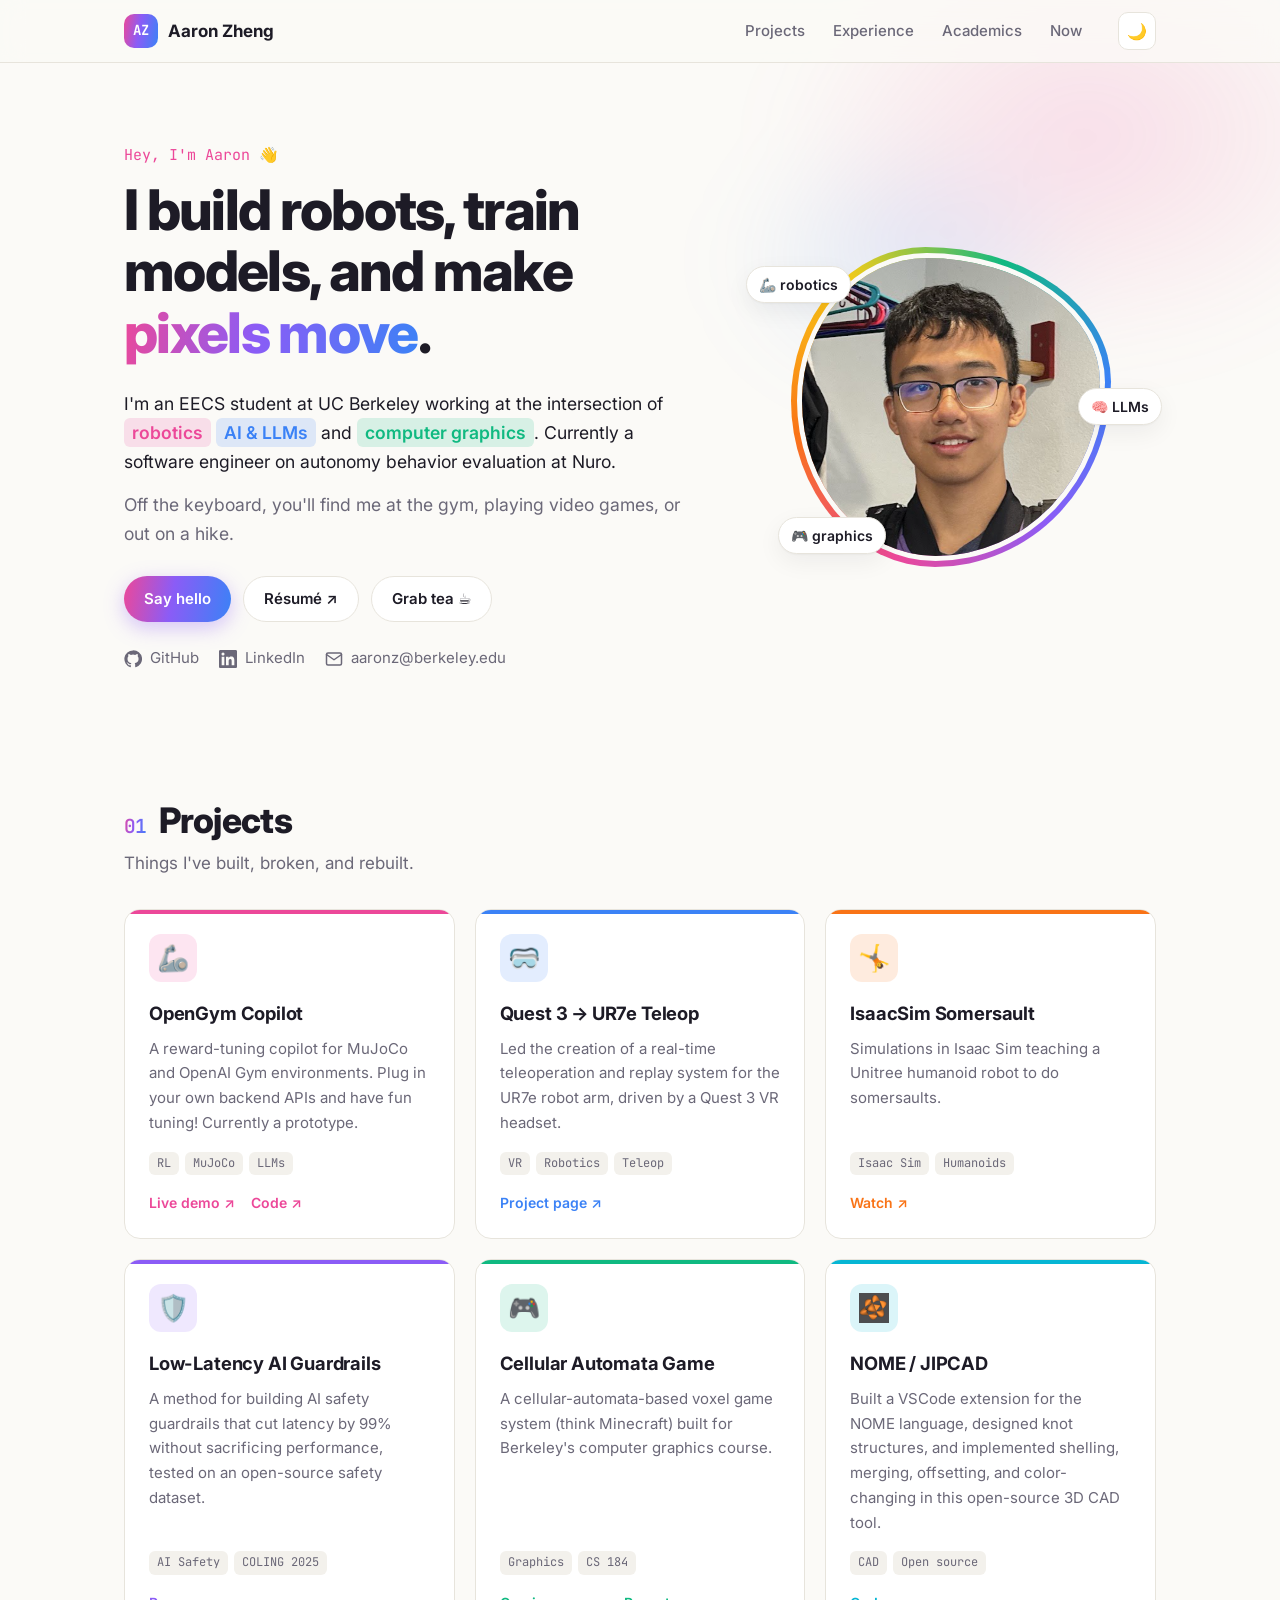
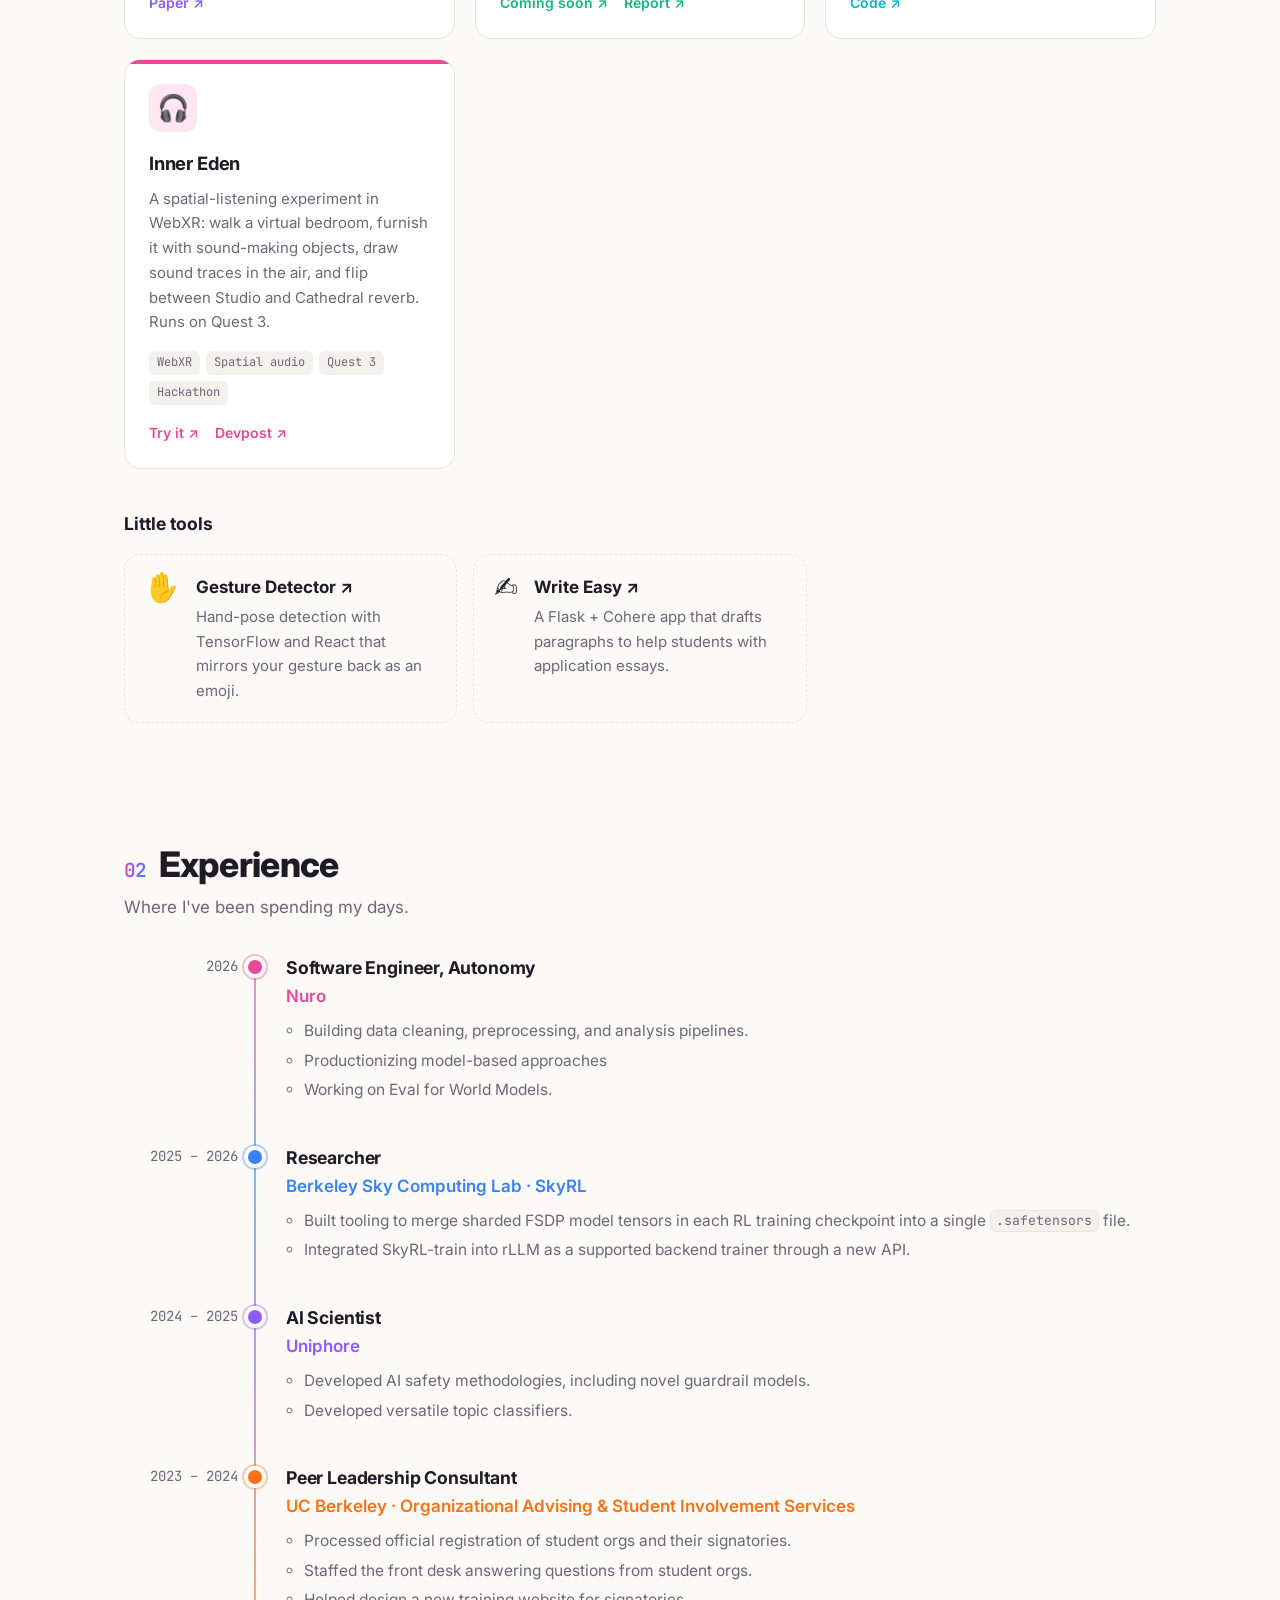
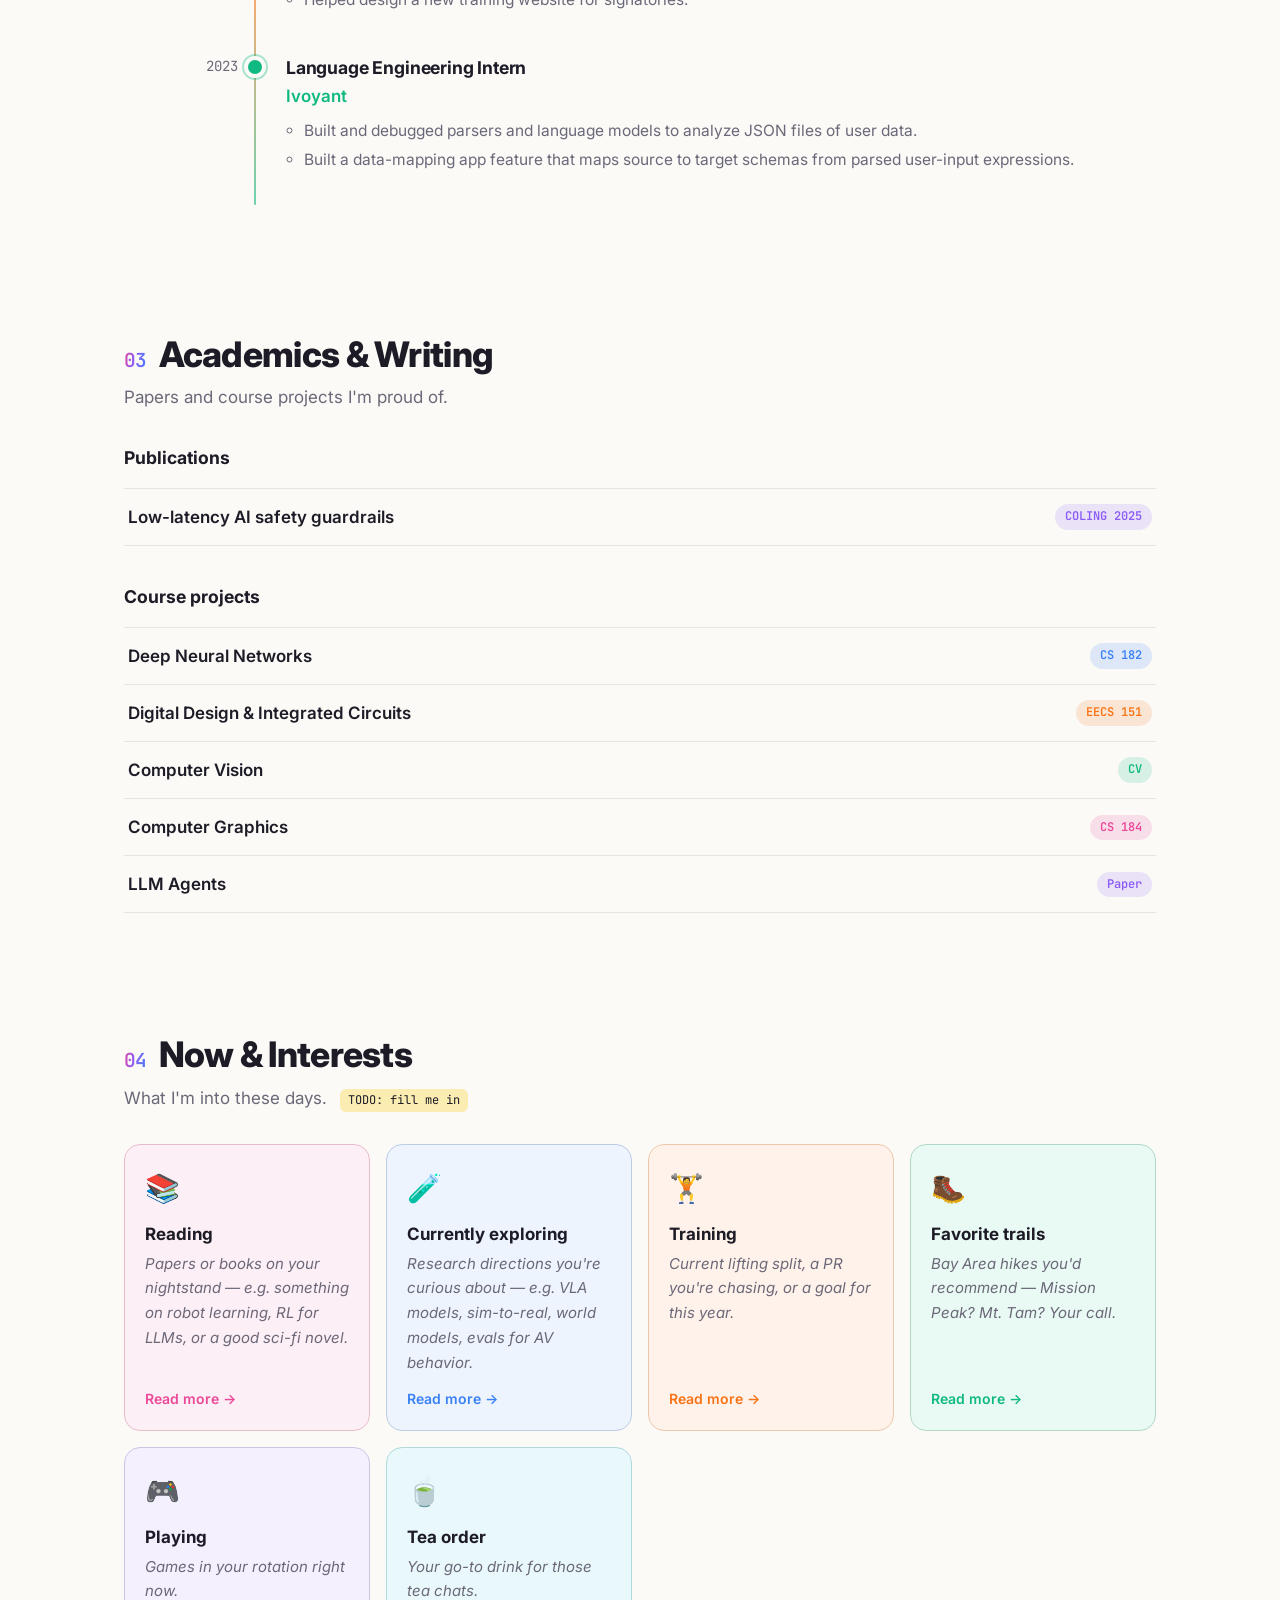
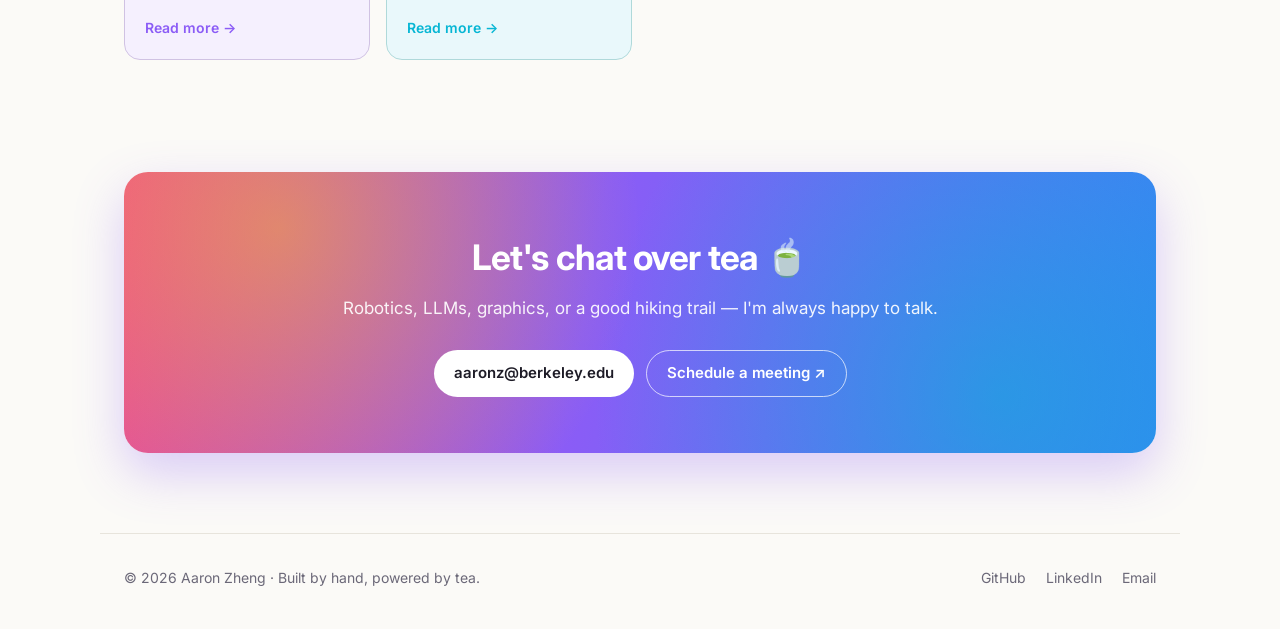
<file: index.html>
<!DOCTYPE html>
<html lang="en">
<head>
    <meta charset="UTF-8">
    <meta name="viewport" content="width=device-width, initial-scale=1.0">
    <title>Aaron Zheng</title>
    <meta name="description" content="Aaron Zheng — EECS at UC Berkeley. Robotics, AI & LLMs, and computer graphics.">
    <link rel="preconnect" href="https://fonts.googleapis.com">
    <link rel="preconnect" href="https://fonts.gstatic.com" crossorigin>
    <link href="https://fonts.googleapis.com/css2?family=Inter:wght@400;500;600;700;800&family=JetBrains+Mono:wght@400;600&display=swap" rel="stylesheet">
    <link rel="stylesheet" href="styles.css">
    <script>
        // Apply saved theme before paint to avoid a flash
        try {
            var t = localStorage.getItem('theme');
            if (t) document.documentElement.setAttribute('data-theme', t);
        } catch (e) {}
    </script>
</head>
<body>
    <!-- Navbar -->
    <nav class="navbar">
        <div class="nav-inner">
            <a href="#home" class="brand">
                <span class="brand-mark">AZ</span>
                <span class="brand-name">Aaron Zheng</span>
            </a>
            <ul class="nav-links">
                <li><a href="#projects">Projects</a></li>
                <li><a href="#experience">Experience</a></li>
                <li><a href="#academics">Academics</a></li>
                <li><a href="#now">Now</a></li>
            </ul>
            <button class="theme-toggle" id="theme-toggle" aria-label="Toggle dark mode">
                <span class="icon-sun">☀️</span><span class="icon-moon">🌙</span>
            </button>
        </div>
    </nav>

    <main>
        <!-- Hero -->
        <header id="home" class="hero container">
            <div class="hero-text">
                <p class="eyebrow">Hey, I'm Aaron 👋</p>
                <h1>I build robots, train models, and make <span class="gradient-text">pixels move</span>.</h1>
                <p class="lead">
                    I'm an EECS student at UC Berkeley working at the intersection of
                    <span class="tag tag-pink">robotics</span>
                    <span class="tag tag-blue">AI &amp; LLMs</span> and
                    <span class="tag tag-green">computer graphics</span>.
                    Currently a software engineer on autonomy behavior evaluation at Nuro.
                </p>
                <p class="lead muted">
                    Off the keyboard, you'll find me at the gym, playing video games, or out on a hike.
                </p>
                <div class="hero-actions">
                    <a class="btn btn-primary" href="mailto:aaronz@berkeley.edu">Say hello</a>
                    <a class="btn btn-ghost" href="assets/resume.pdf" target="_blank">Résumé ↗</a>
                    <a class="btn btn-ghost" href="https://calendly.com/aaronhaowenzheng/new-meeting" target="_blank">Grab tea ☕</a>
                </div>
                <div class="socials">
                    <a href="https://github.com/zhenga1" target="_blank" aria-label="GitHub">
                        <svg viewBox="0 0 24 24" fill="currentColor"><path d="M12 .5a11.5 11.5 0 0 0-3.64 22.41c.58.1.79-.25.79-.56v-2c-3.2.7-3.88-1.37-3.88-1.37-.52-1.33-1.28-1.69-1.28-1.69-1.05-.72.08-.7.08-.7 1.16.08 1.77 1.19 1.77 1.19 1.03 1.77 2.71 1.26 3.37.96.1-.75.4-1.26.73-1.55-2.56-.29-5.25-1.28-5.25-5.69 0-1.26.45-2.29 1.19-3.1-.12-.29-.52-1.46.11-3.05 0 0 .97-.31 3.17 1.18a11 11 0 0 1 5.77 0c2.2-1.49 3.17-1.18 3.17-1.18.63 1.59.23 2.76.11 3.05.74.81 1.19 1.84 1.19 3.1 0 4.42-2.7 5.39-5.27 5.68.41.36.78 1.06.78 2.14v3.17c0 .31.21.67.8.56A11.5 11.5 0 0 0 12 .5Z"/></svg>
                        <span>GitHub</span>
                    </a>
                    <a href="https://www.linkedin.com/in/aaronhzheng/" target="_blank" aria-label="LinkedIn">
                        <svg viewBox="0 0 24 24" fill="currentColor"><path d="M20.45 20.45h-3.56v-5.57c0-1.33-.02-3.04-1.85-3.04-1.85 0-2.14 1.45-2.14 2.94v5.67H9.34V9h3.42v1.56h.05c.48-.9 1.64-1.85 3.37-1.85 3.6 0 4.27 2.37 4.27 5.46v6.28ZM5.34 7.43a2.06 2.06 0 1 1 0-4.13 2.06 2.06 0 0 1 0 4.13ZM7.12 20.45H3.56V9h3.56v11.45ZM22.22 0H1.77C.79 0 0 .77 0 1.73v20.54C0 23.23.79 24 1.77 24h20.45c.98 0 1.78-.77 1.78-1.73V1.73C24 .77 23.2 0 22.22 0Z"/></svg>
                        <span>LinkedIn</span>
                    </a>
                    <a href="mailto:aaronz@berkeley.edu" aria-label="Email">
                        <svg viewBox="0 0 24 24" fill="none" stroke="currentColor" stroke-width="2" stroke-linecap="round" stroke-linejoin="round"><rect x="2" y="4" width="20" height="16" rx="2"/><path d="m22 6-10 7L2 6"/></svg>
                        <span>aaronz@berkeley.edu</span>
                    </a>
                </div>
            </div>
            <div class="hero-photo">
                <div class="photo-ring">
                    <img src="my_photo.png" alt="Portrait of Aaron Zheng">
                </div>
                <div class="floating-chip chip-1">🦾 robotics</div>
                <div class="floating-chip chip-2">🧠 LLMs</div>
                <div class="floating-chip chip-3">🎮 graphics</div>
            </div>
        </header>

        <!-- Projects -->
        <section id="projects" class="section container">
            <div class="section-head">
                <h2><span class="section-num">01</span> Projects</h2>
                <p class="muted">Things I've built, broken, and rebuilt.</p>
            </div>
            <div class="card-grid">
                <article class="card accent-pink">
                    <div class="card-icon">🦾</div>
                    <h3><a href="https://github.com/zhenga1/OpenGym-Copilot" target="_blank">OpenGym Copilot</a></h3>
                    <p>A reward-tuning copilot for MuJoCo and OpenAI Gym environments. Plug in your own backend APIs and have fun tuning! Currently a prototype.</p>
                    <div class="card-tags"><span>RL</span><span>MuJoCo</span><span>LLMs</span></div>
                    <div class="card-links">
                        <a href="https://opengym-copilot.onrender.com/" target="_blank">Live demo ↗</a>
                        <a href="https://github.com/zhenga1/OpenGym-Copilot" target="_blank">Code ↗</a>
                    </div>
                </article>
                <article class="card accent-blue">
                    <div class="card-icon">🥽</div>
                    <h3><a href="https://zhenga1.github.io/vr-teleop-robotics/" target="_blank">Quest 3 → UR7e Teleop</a></h3>
                    <p>Led the creation of a real-time teleoperation and replay system for the UR7e robot arm, driven by a Quest 3 VR headset.</p>
                    <div class="card-tags"><span>VR</span><span>Robotics</span><span>Teleop</span></div>
                    <div class="card-links">
                        <a href="https://zhenga1.github.io/vr-teleop-robotics/" target="_blank">Project page ↗</a>
                    </div>
                </article>
                <article class="card accent-orange">
                    <div class="card-icon">🤸</div>
                    <h3><a href="https://tinyurl.com/dxxz5zzj" target="_blank">IsaacSim Somersault</a></h3>
                    <p>Simulations in Isaac Sim teaching a Unitree humanoid robot to do somersaults.</p>
                    <div class="card-tags"><span>Isaac Sim</span><span>Humanoids</span></div>
                    <div class="card-links">
                        <a href="https://tinyurl.com/dxxz5zzj" target="_blank">Watch ↗</a>
                    </div>
                </article>
                <article class="card accent-violet">
                    <div class="card-icon">🛡️</div>
                    <h3><a href="https://arxiv.org/abs/2411.14398" target="_blank">Low-Latency AI Guardrails</a></h3>
                    <p>A method for building AI safety guardrails that cut latency by 99% without sacrificing performance, tested on an open-source safety dataset.</p>
                    <div class="card-tags"><span>AI Safety</span><span>COLING 2025</span></div>
                    <div class="card-links">
                        <a href="https://arxiv.org/abs/2411.14398" target="_blank">Paper ↗</a>
                    </div>
                </article>
                <article class="card accent-green">
                    <div class="card-icon">🎮</div>
                    <h3><a href="https://sylviacx.github.io/cs184-final-project/FinalReport/index.html" target="_blank">Cellular Automata Game</a></h3>
                    <p>A cellular-automata-based voxel game system (think Minecraft) built for Berkeley's computer graphics course.</p>
                    <div class="card-tags"><span>Graphics</span><span>CS 184</span></div>
                    <div class="card-links">
                        <a href="" target="_blank">Coming soon ↗</a>
                        <a href="https://sylviacx.github.io/cs184-final-project/FinalReport/index.html" target="_blank">Report ↗</a>
                    </div>
                </article>
                <article class="card accent-teal">
                    <div class="card-icon"><img src="assets/icons/jipcad_icon.png" alt=""></div>
                    <h3><a href="https://github.com/JIPCAD/JIPCAD" target="_blank">NOME / JIPCAD</a></h3>
                    <p>Built a VSCode extension for the NOME language, designed knot structures, and implemented shelling, merging, offsetting, and color-changing in this open-source 3D CAD tool.</p>
                    <div class="card-tags"><span>CAD</span><span>Open source</span></div>
                    <div class="card-links">
                        <a href="https://github.com/JIPCAD/JIPCAD" target="_blank">Code ↗</a>
                    </div>
                </article>
                <article class="card accent-pink">
                    <div class="card-icon">🎧</div>
                    <h3><a href="https://devpost.com/software/inner-eden" target="_blank">Inner Eden</a></h3>
                    <p>A spatial-listening experiment in WebXR: walk a virtual bedroom, furnish it with sound-making objects, draw sound traces in the air, and flip between Studio and Cathedral reverb. Runs on Quest 3.</p>
                    <div class="card-tags"><span>WebXR</span><span>Spatial audio</span><span>Quest 3</span><span>Hackathon</span></div>
                    <div class="card-links">
                        <a href="https://zhenga1.github.io/sound-room-webxr/" target="_blank">Try it ↗</a>
                        <a href="https://devpost.com/software/inner-eden" target="_blank">Devpost ↗</a>
                    </div>
                </article>
            </div>

            <h3 class="subhead">Little tools</h3>
            <div class="mini-grid">
                <a class="mini-card" href="https://zhenga1.github.io/gesturedetectorweb/" target="_blank">
                    <span class="mini-emoji">✋</span>
                    <div>
                        <h4>Gesture Detector ↗</h4>
                        <p>Hand-pose detection with TensorFlow and React that mirrors your gesture back as an emoji.</p>
                    </div>
                </a>
                <a class="mini-card" href="https://github.com/zhenga1/writeeasy" target="_blank">
                    <span class="mini-emoji">✍️</span>
                    <div>
                        <h4>Write Easy ↗</h4>
                        <p>A Flask + Cohere app that drafts paragraphs to help students with application essays.</p>
                    </div>
                </a>
            </div>
        </section>

        <!-- Experience -->
        <section id="experience" class="section container">
            <div class="section-head">
                <h2><span class="section-num">02</span> Experience</h2>
                <p class="muted">Where I've been spending my days.</p>
            </div>
            <ol class="timeline">
                <li class="tl-item" style="--dot: var(--pink)">
                    <div class="tl-date">2026</div>
                    <div class="tl-body">
                        <h3>Software Engineer, Autonomy</h3>
                        <p class="tl-org">Nuro</p>
                        <ul>
                            <li>Building data cleaning, preprocessing, and analysis pipelines.</li>
                            <li>Productionizing model-based approaches</li>
                            <li>Working on Eval for World Models.</li>
                        </ul>
                    </div>
                </li>
                <li class="tl-item" style="--dot: var(--blue)">
                    <div class="tl-date">2025 – 2026</div>
                    <div class="tl-body">
                        <h3>Researcher</h3>
                        <p class="tl-org">Berkeley Sky Computing Lab · SkyRL</p>
                        <ul>
                            <li>Built tooling to merge sharded FSDP model tensors in each RL training checkpoint into a single <code>.safetensors</code> file.</li>
                            <li>Integrated SkyRL-train into rLLM as a supported backend trainer through a new API.</li>
                        </ul>
                    </div>
                </li>
                <li class="tl-item" style="--dot: var(--violet)">
                    <div class="tl-date">2024 – 2025</div>
                    <div class="tl-body">
                        <h3>AI Scientist</h3>
                        <p class="tl-org">Uniphore</p>
                        <ul>
                            <li>Developed AI safety methodologies, including novel guardrail models.</li>
                            <li>Developed versatile topic classifiers.</li>
                        </ul>
                    </div>
                </li>
                <li class="tl-item" style="--dot: var(--orange)">
                    <div class="tl-date">2023 – 2024</div>
                    <div class="tl-body">
                        <h3>Peer Leadership Consultant</h3>
                        <p class="tl-org">UC Berkeley · Organizational Advising &amp; Student Involvement Services</p>
                        <ul>
                            <li>Processed official registration of student orgs and their signatories.</li>
                            <li>Staffed the front desk answering questions from student orgs.</li>
                            <li>Helped design a new training website for signatories.</li>
                        </ul>
                    </div>
                </li>
                <li class="tl-item" style="--dot: var(--green)">
                    <div class="tl-date">2023</div>
                    <div class="tl-body">
                        <h3>Language Engineering Intern</h3>
                        <p class="tl-org">Ivoyant</p>
                        <ul>
                            <li>Built and debugged parsers and language models to analyze JSON files of user data.</li>
                            <li>Built a data-mapping app feature that maps source to target schemas from parsed user-input expressions.</li>
                        </ul>
                    </div>
                </li>
            </ol>
        </section>

        <!-- Academics -->
        <section id="academics" class="section container">
            <div class="section-head">
                <h2><span class="section-num">03</span> Academics &amp; Writing</h2>
                <p class="muted">Papers and course projects I'm proud of.</p>
            </div>
            <div class="list-block">
                <h3 class="subhead">Publications</h3>
                <ul class="post-list">
                    <li>
                        <a href="https://arxiv.org/abs/2411.14398" target="_blank">Low-latency AI safety guardrails</a>
                        <span class="pill pill-violet">COLING 2025</span>
                    </li>
                    <!-- TODO(aaron): add the "Continuity of Mind" paper here
                         (assets/7835_Continuity_of_Mind_Ground.pdf). -->
                </ul>
            </div>
            <div class="list-block">
                <h3 class="subhead">Course projects</h3>
                <ul class="post-list">
                    <li>
                        <a href="assets/UCB_CS182_Report.pdf" target="_blank">Deep Neural Networks</a>
                        <span class="pill pill-blue">CS 182</span>
                    </li>
                    <li>
                        <a href="assets/EECS_151_Project_Report_Final (1).pdf" target="_blank">Digital Design &amp; Integrated Circuits</a>
                        <span class="pill pill-orange">EECS 151</span>
                    </li>
                    <li>
                        <a href="https://zhenga1.github.io/" target="_blank">Computer Vision</a>
                        <span class="pill pill-green">CV</span>
                    </li>
                    <li>
                        <a href="https://sylviacx.github.io/cs184-final-project/FinalReport/index.html" target="_blank">Computer Graphics</a>
                        <span class="pill pill-pink">CS 184</span>
                    </li>
                    <li>
                        <a href="assets/EMNLP_2025_Paper.pdf" target="_blank">LLM Agents</a>
                        <span class="pill pill-violet">Paper</span>
                    </li>
                </ul>
            </div>
        </section>

        <!-- Now / Interests (TODO section) -->
        <section id="now" class="section container">
            <div class="section-head">
                <h2><span class="section-num">04</span> Now &amp; Interests</h2>
                <p class="muted">
                    What I'm into these days.
                    <span class="todo-badge">TODO: fill me in</span>
                </p>
            </div>
            <!-- TODO(aaron): replace the placeholder text in these cards with your own. -->
            <div class="interest-grid">
                <a class="interest accent-pink" href="interests/reading.html">
                    <div class="interest-emoji">📚</div>
                    <h4>Reading</h4>
                    <p class="placeholder">Papers or books on your nightstand — e.g. something on robot learning, RL for LLMs, or a good sci-fi novel.</p>
                    <span class="interest-more">Read more →</span>
                </a>
                <a class="interest accent-blue" href="interests/exploring.html">
                    <div class="interest-emoji">🧪</div>
                    <h4>Currently exploring</h4>
                    <p class="placeholder">Research directions you're curious about — e.g. VLA models, sim-to-real, world models, evals for AV behavior.</p>
                    <span class="interest-more">Read more →</span>
                </a>
                <a class="interest accent-orange" href="interests/training.html">
                    <div class="interest-emoji">🏋️</div>
                    <h4>Training</h4>
                    <p class="placeholder">Current lifting split, a PR you're chasing, or a goal for this year.</p>
                    <span class="interest-more">Read more →</span>
                </a>
                <a class="interest accent-green" href="interests/trails.html">
                    <div class="interest-emoji">🥾</div>
                    <h4>Favorite trails</h4>
                    <p class="placeholder">Bay Area hikes you'd recommend — Mission Peak? Mt. Tam? Your call.</p>
                    <span class="interest-more">Read more →</span>
                </a>
                <a class="interest accent-violet" href="interests/playing.html">
                    <div class="interest-emoji">🎮</div>
                    <h4>Playing</h4>
                    <p class="placeholder">Games in your rotation right now.</p>
                    <span class="interest-more">Read more →</span>
                </a>
                <a class="interest accent-teal" href="interests/tea.html">
                    <div class="interest-emoji">🍵</div>
                    <h4>Tea order</h4>
                    <p class="placeholder">Your go-to drink for those tea chats.</p>
                    <span class="interest-more">Read more →</span>
                </a>
            </div>
        </section>

        <!-- Contact CTA -->
        <section class="section container">
            <div class="cta">
                <h2>Let's chat over tea 🍵</h2>
                <p>Robotics, LLMs, graphics, or a good hiking trail — I'm always happy to talk.</p>
                <div class="hero-actions center">
                    <a class="btn btn-light" href="mailto:aaronz@berkeley.edu">aaronz@berkeley.edu</a>
                    <a class="btn btn-outline-light" href="https://calendly.com/aaronhaowenzheng/new-meeting" target="_blank">Schedule a meeting ↗</a>
                </div>
            </div>
        </section>
    </main>

    <footer class="footer container">
        <p>© <span id="year">2026</span> Aaron Zheng · Built by hand, powered by tea.</p>
        <div class="footer-links">
            <a href="https://github.com/zhenga1" target="_blank">GitHub</a>
            <a href="https://www.linkedin.com/in/aaronhzheng/" target="_blank">LinkedIn</a>
            <a href="mailto:aaronz@berkeley.edu">Email</a>
        </div>
    </footer>

    <script>
        document.getElementById('year').textContent = new Date().getFullYear();

        document.getElementById('theme-toggle').addEventListener('click', function () {
            var root = document.documentElement;
            var current = root.getAttribute('data-theme') ||
                (window.matchMedia('(prefers-color-scheme: dark)').matches ? 'dark' : 'light');
            var next = current === 'dark' ? 'light' : 'dark';
            root.setAttribute('data-theme', next);
            try { localStorage.setItem('theme', next); } catch (e) {}
        });

        // Fade sections in as they scroll into view
        if ('IntersectionObserver' in window) {
            var io = new IntersectionObserver(function (entries) {
                entries.forEach(function (e) {
                    if (e.isIntersecting) { e.target.classList.add('visible'); io.unobserve(e.target); }
                });
            }, { threshold: 0.08 });
            document.querySelectorAll('.section').forEach(function (s) {
                s.classList.add('reveal');
                io.observe(s);
            });
        }
    </script>
</body>
</html>
</file>
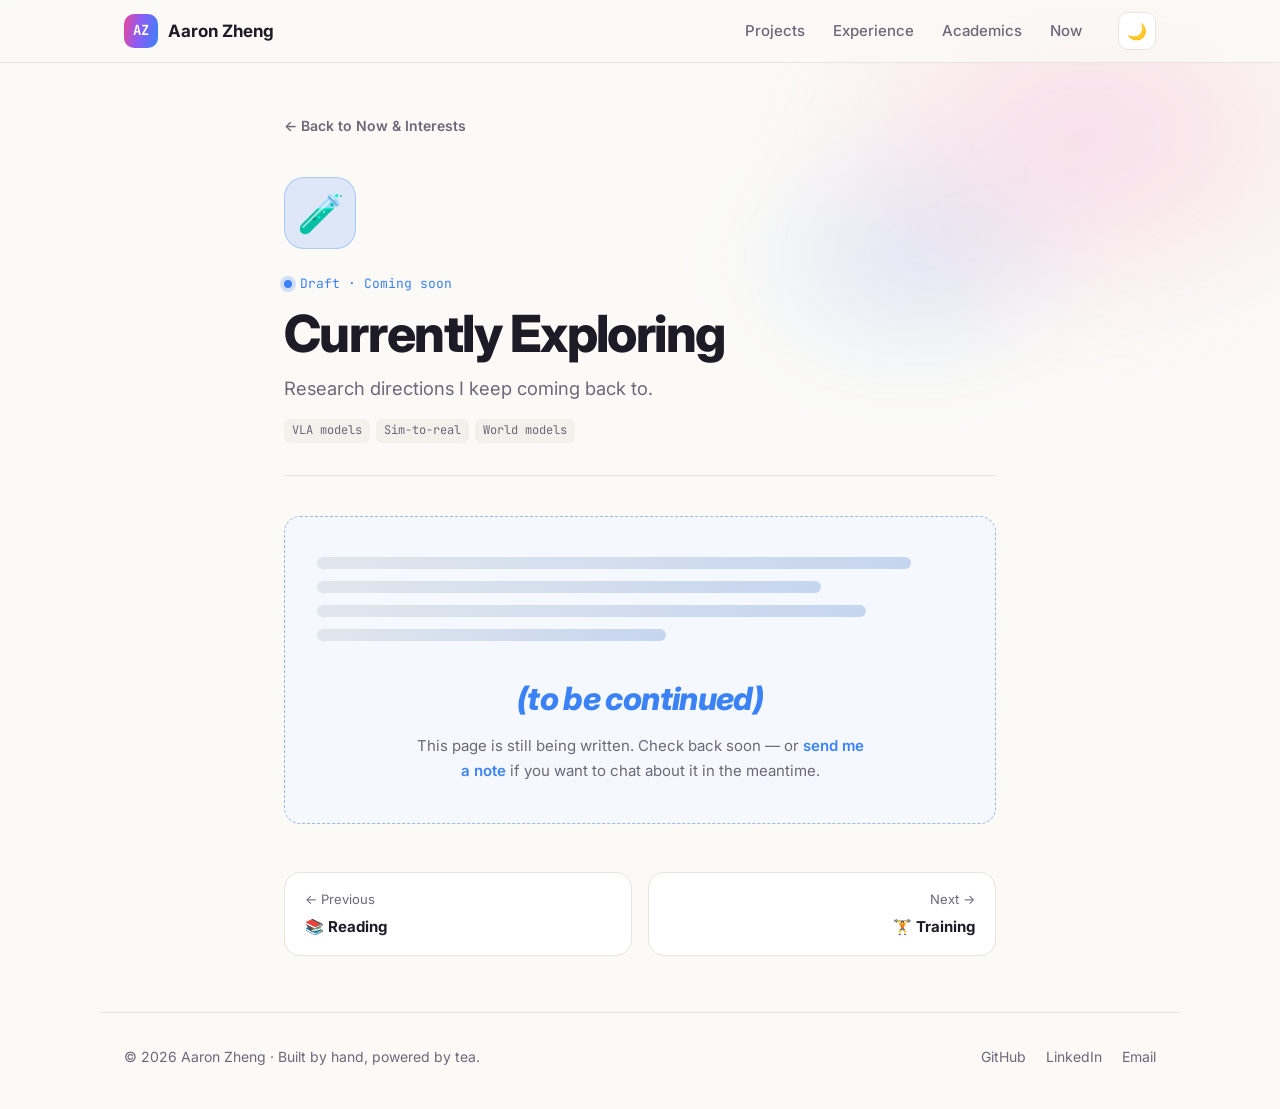
<file: interests/exploring.html>
<!DOCTYPE html>
<html lang="en">
<head>
    <meta charset="UTF-8">
    <meta name="viewport" content="width=device-width, initial-scale=1.0">
    <title>Currently Exploring · Aaron Zheng</title>
    <meta name="description" content="Research directions I keep coming back to.">
    <link rel="preconnect" href="https://fonts.googleapis.com">
    <link rel="preconnect" href="https://fonts.gstatic.com" crossorigin>
    <link href="https://fonts.googleapis.com/css2?family=Inter:wght@400;500;600;700;800&family=JetBrains+Mono:wght@400;600&display=swap" rel="stylesheet">
    <link rel="stylesheet" href="../styles.css">
    <script>
        try {
            var t = localStorage.getItem('theme');
            if (t) document.documentElement.setAttribute('data-theme', t);
        } catch (e) {}
    </script>
</head>
<body>
    <nav class="navbar">
        <div class="nav-inner">
            <a href="../index.html" class="brand">
                <span class="brand-mark">AZ</span>
                <span class="brand-name">Aaron Zheng</span>
            </a>
            <ul class="nav-links">
                <li><a href="../index.html#projects">Projects</a></li>
                <li><a href="../index.html#experience">Experience</a></li>
                <li><a href="../index.html#academics">Academics</a></li>
                <li><a href="../index.html#now">Now</a></li>
            </ul>
            <button class="theme-toggle" id="theme-toggle" aria-label="Toggle dark mode">
                <span class="icon-sun">☀️</span><span class="icon-moon">🌙</span>
            </button>
        </div>
    </nav>

    <main class="post container accent-blue">
        <a class="back-link" href="../index.html#now">← Back to Now &amp; Interests</a>

        <header class="post-header">
            <div class="post-emoji">🧪</div>
            <p class="post-meta"><span class="status-dot"></span>Draft · Coming soon</p>
            <h1>Currently Exploring</h1>
            <p class="post-blurb">Research directions I keep coming back to.</p>
            <div class="card-tags"><span>VLA models</span><span>Sim-to-real</span><span>World models</span></div>
        </header>

        <article class="post-body">
            <!-- TODO(aaron): write this post. Replace the "to be continued" block below with your content. -->
            <div class="tbc">
                <div class="tbc-lines" aria-hidden="true">
                    <span style="width: 92%"></span>
                    <span style="width: 78%"></span>
                    <span style="width: 85%"></span>
                    <span style="width: 54%"></span>
                </div>
                <p class="tbc-text">(to be continued)</p>
                <p class="muted">This page is still being written. Check back soon — or <a href="mailto:aaronz@berkeley.edu">send me a note</a> if you want to chat about it in the meantime.</p>
            </div>
        </article>

        <nav class="post-nav">
            <a href="reading.html" class="post-nav-link">
                <span class="muted">← Previous</span>
                <strong>📚 Reading</strong>
            </a>
            <a href="training.html" class="post-nav-link next">
                <span class="muted">Next →</span>
                <strong>🏋️ Training</strong>
            </a>
        </nav>
    </main>

    <footer class="footer container">
        <p>© <span id="year">2026</span> Aaron Zheng · Built by hand, powered by tea.</p>
        <div class="footer-links">
            <a href="https://github.com/zhenga1" target="_blank">GitHub</a>
            <a href="https://www.linkedin.com/in/aaronhzheng/" target="_blank">LinkedIn</a>
            <a href="mailto:aaronz@berkeley.edu">Email</a>
        </div>
    </footer>

    <script>
        document.getElementById('year').textContent = new Date().getFullYear();

        document.getElementById('theme-toggle').addEventListener('click', function () {
            var root = document.documentElement;
            var current = root.getAttribute('data-theme') ||
                (window.matchMedia('(prefers-color-scheme: dark)').matches ? 'dark' : 'light');
            var next = current === 'dark' ? 'light' : 'dark';
            root.setAttribute('data-theme', next);
            try { localStorage.setItem('theme', next); } catch (e) {}
        });
    </script>
</body>
</html>
</file>
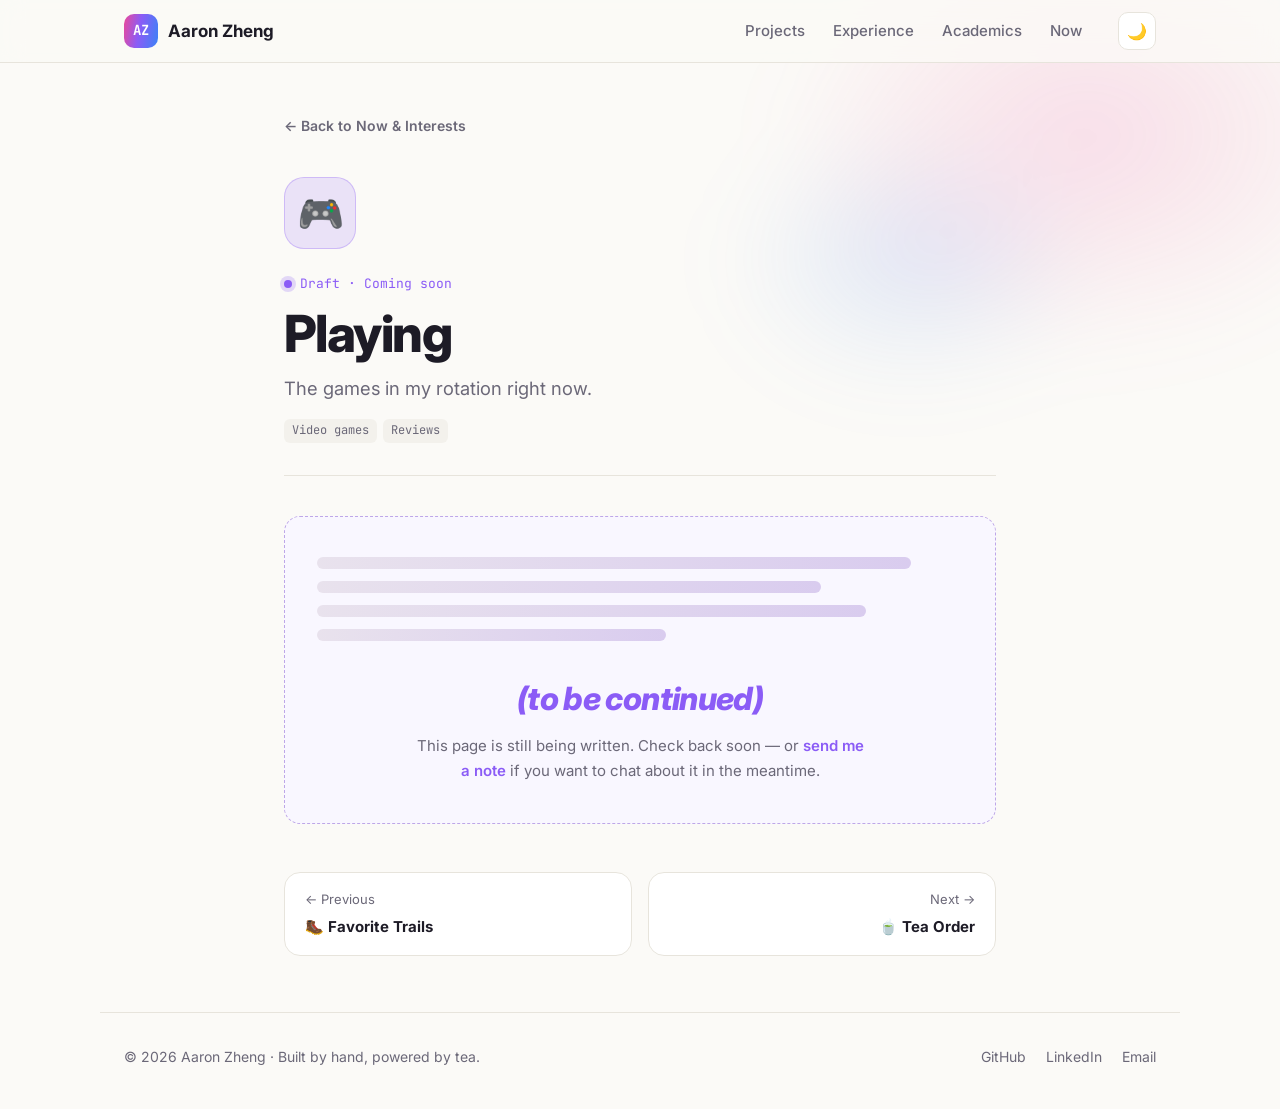
<file: interests/playing.html>
<!DOCTYPE html>
<html lang="en">
<head>
    <meta charset="UTF-8">
    <meta name="viewport" content="width=device-width, initial-scale=1.0">
    <title>Playing · Aaron Zheng</title>
    <meta name="description" content="The games in my rotation right now.">
    <link rel="preconnect" href="https://fonts.googleapis.com">
    <link rel="preconnect" href="https://fonts.gstatic.com" crossorigin>
    <link href="https://fonts.googleapis.com/css2?family=Inter:wght@400;500;600;700;800&family=JetBrains+Mono:wght@400;600&display=swap" rel="stylesheet">
    <link rel="stylesheet" href="../styles.css">
    <script>
        try {
            var t = localStorage.getItem('theme');
            if (t) document.documentElement.setAttribute('data-theme', t);
        } catch (e) {}
    </script>
</head>
<body>
    <nav class="navbar">
        <div class="nav-inner">
            <a href="../index.html" class="brand">
                <span class="brand-mark">AZ</span>
                <span class="brand-name">Aaron Zheng</span>
            </a>
            <ul class="nav-links">
                <li><a href="../index.html#projects">Projects</a></li>
                <li><a href="../index.html#experience">Experience</a></li>
                <li><a href="../index.html#academics">Academics</a></li>
                <li><a href="../index.html#now">Now</a></li>
            </ul>
            <button class="theme-toggle" id="theme-toggle" aria-label="Toggle dark mode">
                <span class="icon-sun">☀️</span><span class="icon-moon">🌙</span>
            </button>
        </div>
    </nav>

    <main class="post container accent-violet">
        <a class="back-link" href="../index.html#now">← Back to Now &amp; Interests</a>

        <header class="post-header">
            <div class="post-emoji">🎮</div>
            <p class="post-meta"><span class="status-dot"></span>Draft · Coming soon</p>
            <h1>Playing</h1>
            <p class="post-blurb">The games in my rotation right now.</p>
            <div class="card-tags"><span>Video games</span><span>Reviews</span></div>
        </header>

        <article class="post-body">
            <!-- TODO(aaron): write this post. Replace the "to be continued" block below with your content. -->
            <div class="tbc">
                <div class="tbc-lines" aria-hidden="true">
                    <span style="width: 92%"></span>
                    <span style="width: 78%"></span>
                    <span style="width: 85%"></span>
                    <span style="width: 54%"></span>
                </div>
                <p class="tbc-text">(to be continued)</p>
                <p class="muted">This page is still being written. Check back soon — or <a href="mailto:aaronz@berkeley.edu">send me a note</a> if you want to chat about it in the meantime.</p>
            </div>
        </article>

        <nav class="post-nav">
            <a href="trails.html" class="post-nav-link">
                <span class="muted">← Previous</span>
                <strong>🥾 Favorite Trails</strong>
            </a>
            <a href="tea.html" class="post-nav-link next">
                <span class="muted">Next →</span>
                <strong>🍵 Tea Order</strong>
            </a>
        </nav>
    </main>

    <footer class="footer container">
        <p>© <span id="year">2026</span> Aaron Zheng · Built by hand, powered by tea.</p>
        <div class="footer-links">
            <a href="https://github.com/zhenga1" target="_blank">GitHub</a>
            <a href="https://www.linkedin.com/in/aaronhzheng/" target="_blank">LinkedIn</a>
            <a href="mailto:aaronz@berkeley.edu">Email</a>
        </div>
    </footer>

    <script>
        document.getElementById('year').textContent = new Date().getFullYear();

        document.getElementById('theme-toggle').addEventListener('click', function () {
            var root = document.documentElement;
            var current = root.getAttribute('data-theme') ||
                (window.matchMedia('(prefers-color-scheme: dark)').matches ? 'dark' : 'light');
            var next = current === 'dark' ? 'light' : 'dark';
            root.setAttribute('data-theme', next);
            try { localStorage.setItem('theme', next); } catch (e) {}
        });
    </script>
</body>
</html>
</file>
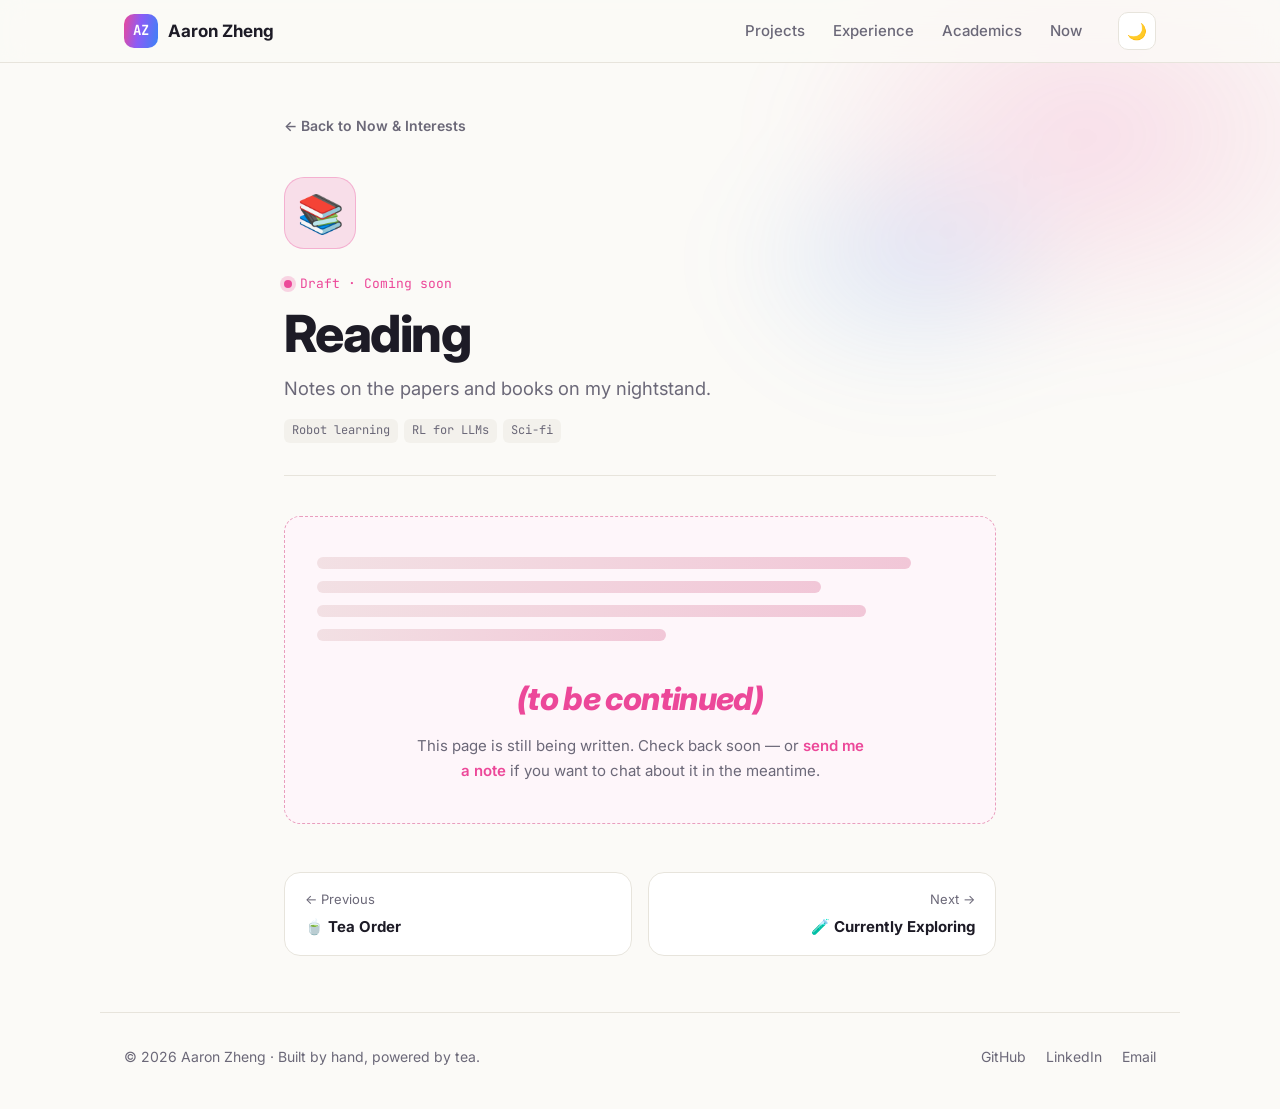
<file: interests/reading.html>
<!DOCTYPE html>
<html lang="en">
<head>
    <meta charset="UTF-8">
    <meta name="viewport" content="width=device-width, initial-scale=1.0">
    <title>Reading · Aaron Zheng</title>
    <meta name="description" content="Notes on the papers and books on my nightstand.">
    <link rel="preconnect" href="https://fonts.googleapis.com">
    <link rel="preconnect" href="https://fonts.gstatic.com" crossorigin>
    <link href="https://fonts.googleapis.com/css2?family=Inter:wght@400;500;600;700;800&family=JetBrains+Mono:wght@400;600&display=swap" rel="stylesheet">
    <link rel="stylesheet" href="../styles.css">
    <script>
        try {
            var t = localStorage.getItem('theme');
            if (t) document.documentElement.setAttribute('data-theme', t);
        } catch (e) {}
    </script>
</head>
<body>
    <nav class="navbar">
        <div class="nav-inner">
            <a href="../index.html" class="brand">
                <span class="brand-mark">AZ</span>
                <span class="brand-name">Aaron Zheng</span>
            </a>
            <ul class="nav-links">
                <li><a href="../index.html#projects">Projects</a></li>
                <li><a href="../index.html#experience">Experience</a></li>
                <li><a href="../index.html#academics">Academics</a></li>
                <li><a href="../index.html#now">Now</a></li>
            </ul>
            <button class="theme-toggle" id="theme-toggle" aria-label="Toggle dark mode">
                <span class="icon-sun">☀️</span><span class="icon-moon">🌙</span>
            </button>
        </div>
    </nav>

    <main class="post container accent-pink">
        <a class="back-link" href="../index.html#now">← Back to Now &amp; Interests</a>

        <header class="post-header">
            <div class="post-emoji">📚</div>
            <p class="post-meta"><span class="status-dot"></span>Draft · Coming soon</p>
            <h1>Reading</h1>
            <p class="post-blurb">Notes on the papers and books on my nightstand.</p>
            <div class="card-tags"><span>Robot learning</span><span>RL for LLMs</span><span>Sci-fi</span></div>
        </header>

        <article class="post-body">
            <!-- TODO(aaron): write this post. Replace the "to be continued" block below with your content. -->
            <div class="tbc">
                <div class="tbc-lines" aria-hidden="true">
                    <span style="width: 92%"></span>
                    <span style="width: 78%"></span>
                    <span style="width: 85%"></span>
                    <span style="width: 54%"></span>
                </div>
                <p class="tbc-text">(to be continued)</p>
                <p class="muted">This page is still being written. Check back soon — or <a href="mailto:aaronz@berkeley.edu">send me a note</a> if you want to chat about it in the meantime.</p>
            </div>
        </article>

        <nav class="post-nav">
            <a href="tea.html" class="post-nav-link">
                <span class="muted">← Previous</span>
                <strong>🍵 Tea Order</strong>
            </a>
            <a href="exploring.html" class="post-nav-link next">
                <span class="muted">Next →</span>
                <strong>🧪 Currently Exploring</strong>
            </a>
        </nav>
    </main>

    <footer class="footer container">
        <p>© <span id="year">2026</span> Aaron Zheng · Built by hand, powered by tea.</p>
        <div class="footer-links">
            <a href="https://github.com/zhenga1" target="_blank">GitHub</a>
            <a href="https://www.linkedin.com/in/aaronhzheng/" target="_blank">LinkedIn</a>
            <a href="mailto:aaronz@berkeley.edu">Email</a>
        </div>
    </footer>

    <script>
        document.getElementById('year').textContent = new Date().getFullYear();

        document.getElementById('theme-toggle').addEventListener('click', function () {
            var root = document.documentElement;
            var current = root.getAttribute('data-theme') ||
                (window.matchMedia('(prefers-color-scheme: dark)').matches ? 'dark' : 'light');
            var next = current === 'dark' ? 'light' : 'dark';
            root.setAttribute('data-theme', next);
            try { localStorage.setItem('theme', next); } catch (e) {}
        });
    </script>
</body>
</html>
</file>
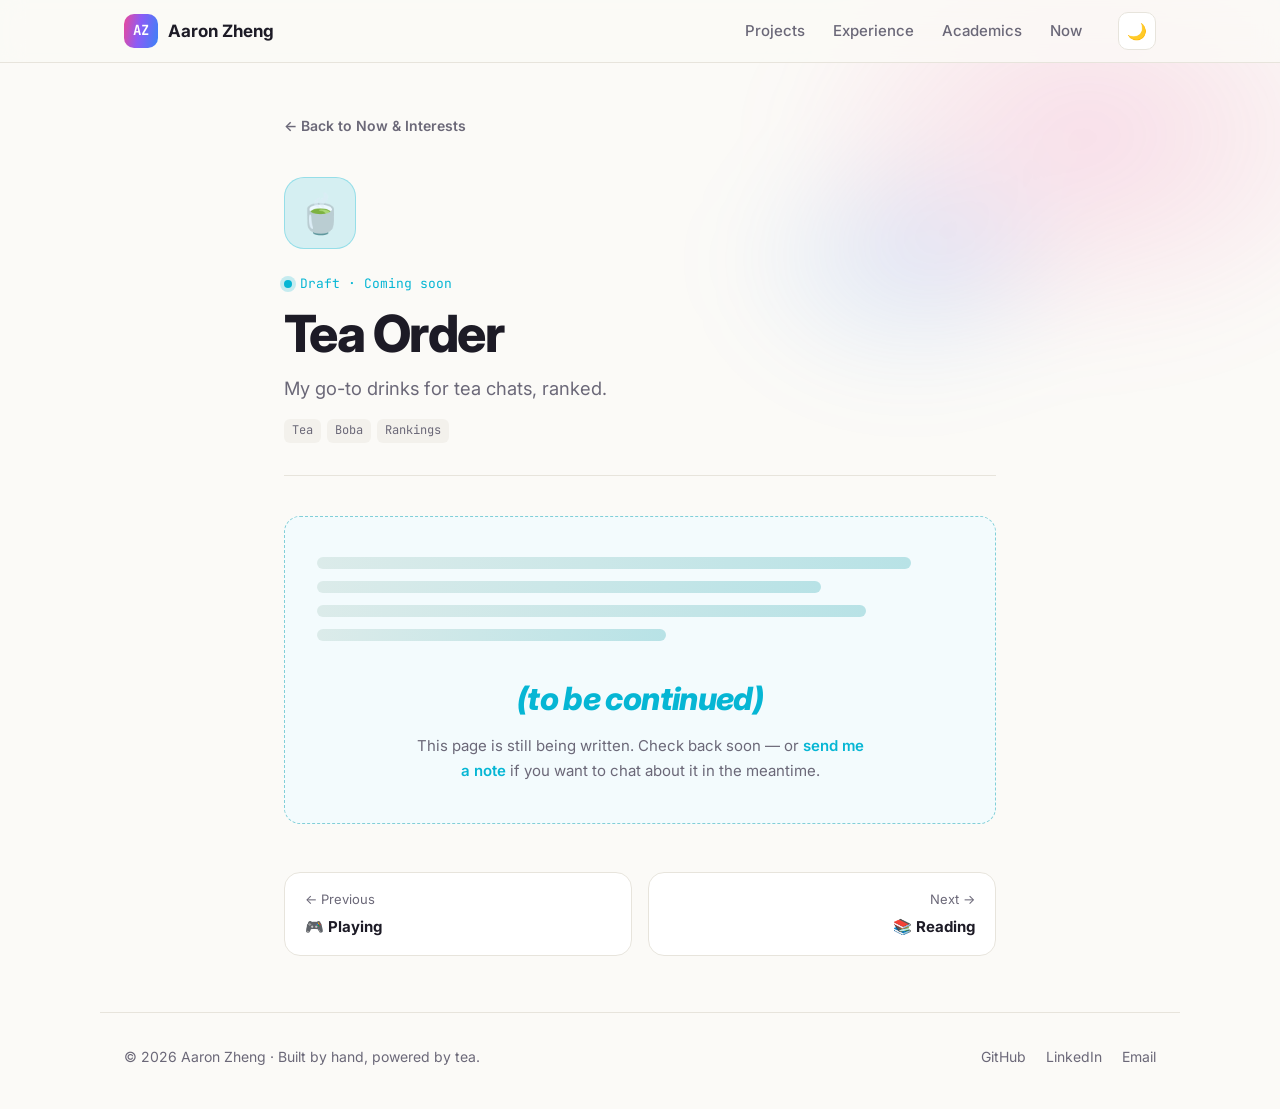
<file: interests/tea.html>
<!DOCTYPE html>
<html lang="en">
<head>
    <meta charset="UTF-8">
    <meta name="viewport" content="width=device-width, initial-scale=1.0">
    <title>Tea Order · Aaron Zheng</title>
    <meta name="description" content="My go-to drinks for tea chats, ranked.">
    <link rel="preconnect" href="https://fonts.googleapis.com">
    <link rel="preconnect" href="https://fonts.gstatic.com" crossorigin>
    <link href="https://fonts.googleapis.com/css2?family=Inter:wght@400;500;600;700;800&family=JetBrains+Mono:wght@400;600&display=swap" rel="stylesheet">
    <link rel="stylesheet" href="../styles.css">
    <script>
        try {
            var t = localStorage.getItem('theme');
            if (t) document.documentElement.setAttribute('data-theme', t);
        } catch (e) {}
    </script>
</head>
<body>
    <nav class="navbar">
        <div class="nav-inner">
            <a href="../index.html" class="brand">
                <span class="brand-mark">AZ</span>
                <span class="brand-name">Aaron Zheng</span>
            </a>
            <ul class="nav-links">
                <li><a href="../index.html#projects">Projects</a></li>
                <li><a href="../index.html#experience">Experience</a></li>
                <li><a href="../index.html#academics">Academics</a></li>
                <li><a href="../index.html#now">Now</a></li>
            </ul>
            <button class="theme-toggle" id="theme-toggle" aria-label="Toggle dark mode">
                <span class="icon-sun">☀️</span><span class="icon-moon">🌙</span>
            </button>
        </div>
    </nav>

    <main class="post container accent-teal">
        <a class="back-link" href="../index.html#now">← Back to Now &amp; Interests</a>

        <header class="post-header">
            <div class="post-emoji">🍵</div>
            <p class="post-meta"><span class="status-dot"></span>Draft · Coming soon</p>
            <h1>Tea Order</h1>
            <p class="post-blurb">My go-to drinks for tea chats, ranked.</p>
            <div class="card-tags"><span>Tea</span><span>Boba</span><span>Rankings</span></div>
        </header>

        <article class="post-body">
            <!-- TODO(aaron): write this post. Replace the "to be continued" block below with your content. -->
            <div class="tbc">
                <div class="tbc-lines" aria-hidden="true">
                    <span style="width: 92%"></span>
                    <span style="width: 78%"></span>
                    <span style="width: 85%"></span>
                    <span style="width: 54%"></span>
                </div>
                <p class="tbc-text">(to be continued)</p>
                <p class="muted">This page is still being written. Check back soon — or <a href="mailto:aaronz@berkeley.edu">send me a note</a> if you want to chat about it in the meantime.</p>
            </div>
        </article>

        <nav class="post-nav">
            <a href="playing.html" class="post-nav-link">
                <span class="muted">← Previous</span>
                <strong>🎮 Playing</strong>
            </a>
            <a href="reading.html" class="post-nav-link next">
                <span class="muted">Next →</span>
                <strong>📚 Reading</strong>
            </a>
        </nav>
    </main>

    <footer class="footer container">
        <p>© <span id="year">2026</span> Aaron Zheng · Built by hand, powered by tea.</p>
        <div class="footer-links">
            <a href="https://github.com/zhenga1" target="_blank">GitHub</a>
            <a href="https://www.linkedin.com/in/aaronhzheng/" target="_blank">LinkedIn</a>
            <a href="mailto:aaronz@berkeley.edu">Email</a>
        </div>
    </footer>

    <script>
        document.getElementById('year').textContent = new Date().getFullYear();

        document.getElementById('theme-toggle').addEventListener('click', function () {
            var root = document.documentElement;
            var current = root.getAttribute('data-theme') ||
                (window.matchMedia('(prefers-color-scheme: dark)').matches ? 'dark' : 'light');
            var next = current === 'dark' ? 'light' : 'dark';
            root.setAttribute('data-theme', next);
            try { localStorage.setItem('theme', next); } catch (e) {}
        });
    </script>
</body>
</html>
</file>
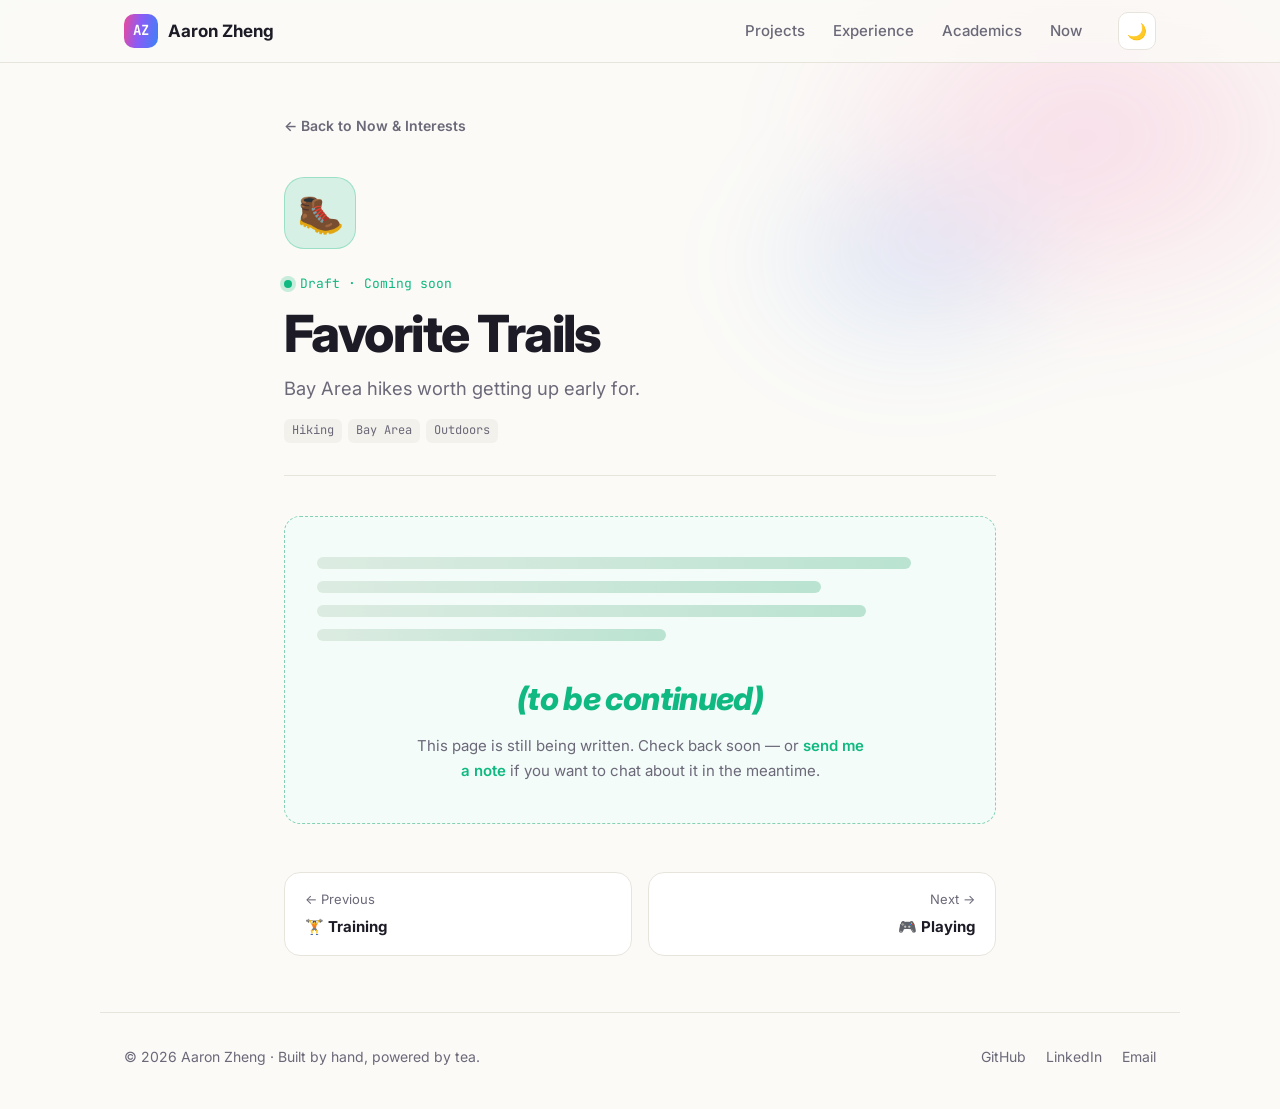
<file: interests/trails.html>
<!DOCTYPE html>
<html lang="en">
<head>
    <meta charset="UTF-8">
    <meta name="viewport" content="width=device-width, initial-scale=1.0">
    <title>Favorite Trails · Aaron Zheng</title>
    <meta name="description" content="Bay Area hikes worth getting up early for.">
    <link rel="preconnect" href="https://fonts.googleapis.com">
    <link rel="preconnect" href="https://fonts.gstatic.com" crossorigin>
    <link href="https://fonts.googleapis.com/css2?family=Inter:wght@400;500;600;700;800&family=JetBrains+Mono:wght@400;600&display=swap" rel="stylesheet">
    <link rel="stylesheet" href="../styles.css">
    <script>
        try {
            var t = localStorage.getItem('theme');
            if (t) document.documentElement.setAttribute('data-theme', t);
        } catch (e) {}
    </script>
</head>
<body>
    <nav class="navbar">
        <div class="nav-inner">
            <a href="../index.html" class="brand">
                <span class="brand-mark">AZ</span>
                <span class="brand-name">Aaron Zheng</span>
            </a>
            <ul class="nav-links">
                <li><a href="../index.html#projects">Projects</a></li>
                <li><a href="../index.html#experience">Experience</a></li>
                <li><a href="../index.html#academics">Academics</a></li>
                <li><a href="../index.html#now">Now</a></li>
            </ul>
            <button class="theme-toggle" id="theme-toggle" aria-label="Toggle dark mode">
                <span class="icon-sun">☀️</span><span class="icon-moon">🌙</span>
            </button>
        </div>
    </nav>

    <main class="post container accent-green">
        <a class="back-link" href="../index.html#now">← Back to Now &amp; Interests</a>

        <header class="post-header">
            <div class="post-emoji">🥾</div>
            <p class="post-meta"><span class="status-dot"></span>Draft · Coming soon</p>
            <h1>Favorite Trails</h1>
            <p class="post-blurb">Bay Area hikes worth getting up early for.</p>
            <div class="card-tags"><span>Hiking</span><span>Bay Area</span><span>Outdoors</span></div>
        </header>

        <article class="post-body">
            <!-- TODO(aaron): write this post. Replace the "to be continued" block below with your content. -->
            <div class="tbc">
                <div class="tbc-lines" aria-hidden="true">
                    <span style="width: 92%"></span>
                    <span style="width: 78%"></span>
                    <span style="width: 85%"></span>
                    <span style="width: 54%"></span>
                </div>
                <p class="tbc-text">(to be continued)</p>
                <p class="muted">This page is still being written. Check back soon — or <a href="mailto:aaronz@berkeley.edu">send me a note</a> if you want to chat about it in the meantime.</p>
            </div>
        </article>

        <nav class="post-nav">
            <a href="training.html" class="post-nav-link">
                <span class="muted">← Previous</span>
                <strong>🏋️ Training</strong>
            </a>
            <a href="playing.html" class="post-nav-link next">
                <span class="muted">Next →</span>
                <strong>🎮 Playing</strong>
            </a>
        </nav>
    </main>

    <footer class="footer container">
        <p>© <span id="year">2026</span> Aaron Zheng · Built by hand, powered by tea.</p>
        <div class="footer-links">
            <a href="https://github.com/zhenga1" target="_blank">GitHub</a>
            <a href="https://www.linkedin.com/in/aaronhzheng/" target="_blank">LinkedIn</a>
            <a href="mailto:aaronz@berkeley.edu">Email</a>
        </div>
    </footer>

    <script>
        document.getElementById('year').textContent = new Date().getFullYear();

        document.getElementById('theme-toggle').addEventListener('click', function () {
            var root = document.documentElement;
            var current = root.getAttribute('data-theme') ||
                (window.matchMedia('(prefers-color-scheme: dark)').matches ? 'dark' : 'light');
            var next = current === 'dark' ? 'light' : 'dark';
            root.setAttribute('data-theme', next);
            try { localStorage.setItem('theme', next); } catch (e) {}
        });
    </script>
</body>
</html>
</file>
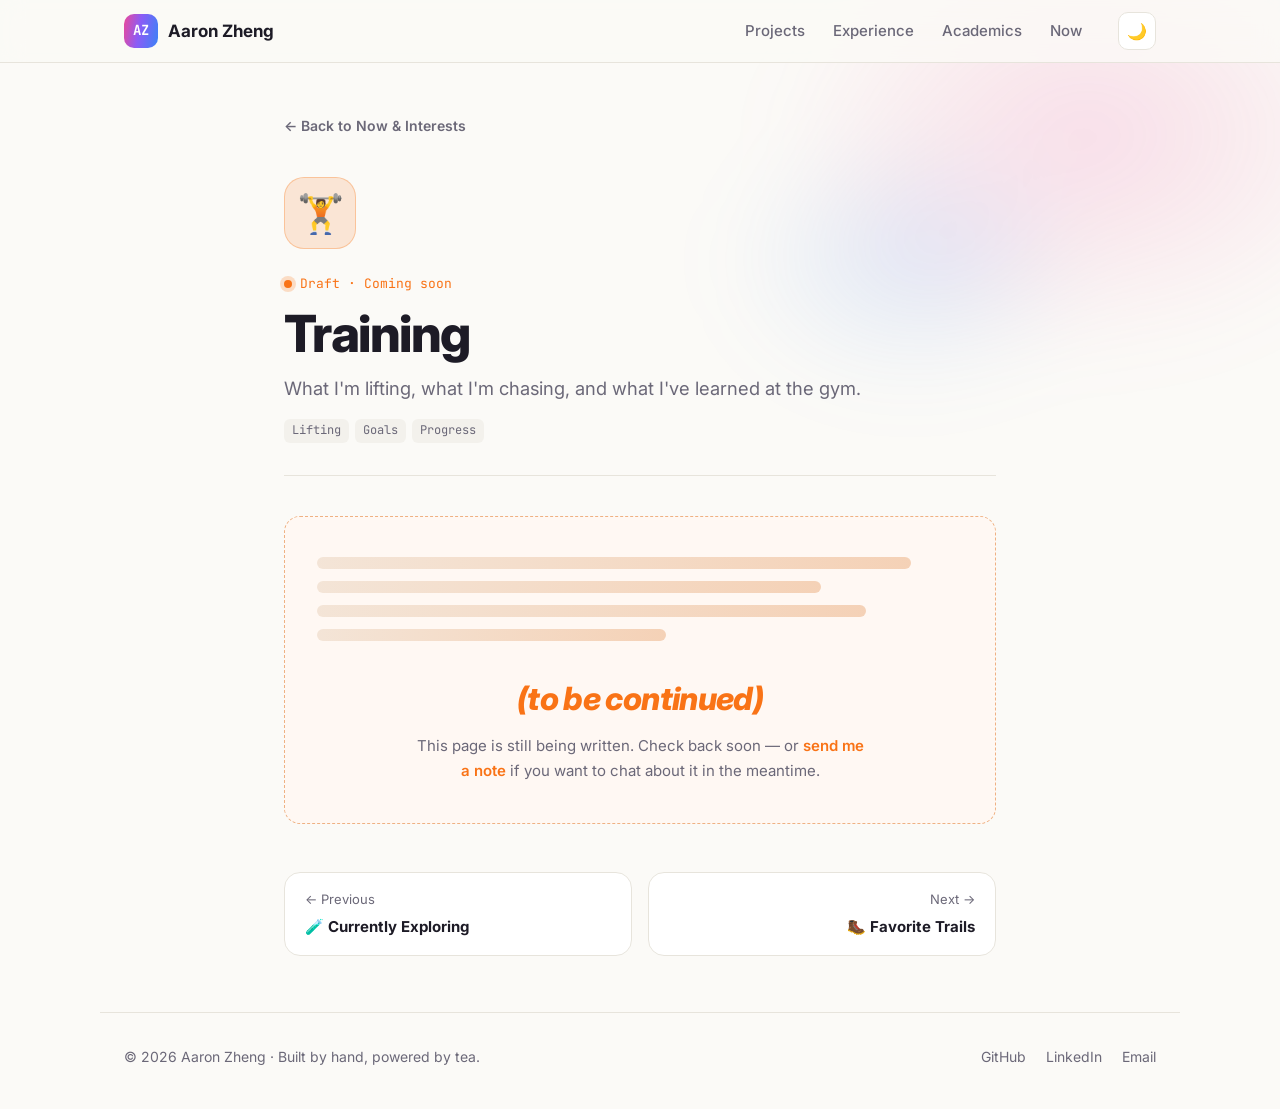
<file: interests/training.html>
<!DOCTYPE html>
<html lang="en">
<head>
    <meta charset="UTF-8">
    <meta name="viewport" content="width=device-width, initial-scale=1.0">
    <title>Training · Aaron Zheng</title>
    <meta name="description" content="What I'm lifting, what I'm chasing, and what I've learned at the gym.">
    <link rel="preconnect" href="https://fonts.googleapis.com">
    <link rel="preconnect" href="https://fonts.gstatic.com" crossorigin>
    <link href="https://fonts.googleapis.com/css2?family=Inter:wght@400;500;600;700;800&family=JetBrains+Mono:wght@400;600&display=swap" rel="stylesheet">
    <link rel="stylesheet" href="../styles.css">
    <script>
        try {
            var t = localStorage.getItem('theme');
            if (t) document.documentElement.setAttribute('data-theme', t);
        } catch (e) {}
    </script>
</head>
<body>
    <nav class="navbar">
        <div class="nav-inner">
            <a href="../index.html" class="brand">
                <span class="brand-mark">AZ</span>
                <span class="brand-name">Aaron Zheng</span>
            </a>
            <ul class="nav-links">
                <li><a href="../index.html#projects">Projects</a></li>
                <li><a href="../index.html#experience">Experience</a></li>
                <li><a href="../index.html#academics">Academics</a></li>
                <li><a href="../index.html#now">Now</a></li>
            </ul>
            <button class="theme-toggle" id="theme-toggle" aria-label="Toggle dark mode">
                <span class="icon-sun">☀️</span><span class="icon-moon">🌙</span>
            </button>
        </div>
    </nav>

    <main class="post container accent-orange">
        <a class="back-link" href="../index.html#now">← Back to Now &amp; Interests</a>

        <header class="post-header">
            <div class="post-emoji">🏋️</div>
            <p class="post-meta"><span class="status-dot"></span>Draft · Coming soon</p>
            <h1>Training</h1>
            <p class="post-blurb">What I'm lifting, what I'm chasing, and what I've learned at the gym.</p>
            <div class="card-tags"><span>Lifting</span><span>Goals</span><span>Progress</span></div>
        </header>

        <article class="post-body">
            <!-- TODO(aaron): write this post. Replace the "to be continued" block below with your content. -->
            <div class="tbc">
                <div class="tbc-lines" aria-hidden="true">
                    <span style="width: 92%"></span>
                    <span style="width: 78%"></span>
                    <span style="width: 85%"></span>
                    <span style="width: 54%"></span>
                </div>
                <p class="tbc-text">(to be continued)</p>
                <p class="muted">This page is still being written. Check back soon — or <a href="mailto:aaronz@berkeley.edu">send me a note</a> if you want to chat about it in the meantime.</p>
            </div>
        </article>

        <nav class="post-nav">
            <a href="exploring.html" class="post-nav-link">
                <span class="muted">← Previous</span>
                <strong>🧪 Currently Exploring</strong>
            </a>
            <a href="trails.html" class="post-nav-link next">
                <span class="muted">Next →</span>
                <strong>🥾 Favorite Trails</strong>
            </a>
        </nav>
    </main>

    <footer class="footer container">
        <p>© <span id="year">2026</span> Aaron Zheng · Built by hand, powered by tea.</p>
        <div class="footer-links">
            <a href="https://github.com/zhenga1" target="_blank">GitHub</a>
            <a href="https://www.linkedin.com/in/aaronhzheng/" target="_blank">LinkedIn</a>
            <a href="mailto:aaronz@berkeley.edu">Email</a>
        </div>
    </footer>

    <script>
        document.getElementById('year').textContent = new Date().getFullYear();

        document.getElementById('theme-toggle').addEventListener('click', function () {
            var root = document.documentElement;
            var current = root.getAttribute('data-theme') ||
                (window.matchMedia('(prefers-color-scheme: dark)').matches ? 'dark' : 'light');
            var next = current === 'dark' ? 'light' : 'dark';
            root.setAttribute('data-theme', next);
            try { localStorage.setItem('theme', next); } catch (e) {}
        });
    </script>
</body>
</html>
</file>
<file: styles.css>
/* ===== Design tokens ===== */
:root {
    --bg: #fbfaf7;
    --bg-soft: #f3f1ec;
    --surface: #ffffff;
    --text: #1d1b26;
    --muted: #6b6878;
    --border: #e7e4dc;
    --shadow: 0 1px 2px rgba(20, 16, 40, .04), 0 8px 24px rgba(20, 16, 40, .06);

    --pink: #ec4899;
    --blue: #3b82f6;
    --violet: #8b5cf6;
    --orange: #f97316;
    --green: #10b981;
    --teal: #06b6d4;
    --yellow: #facc15;

    --gradient: linear-gradient(100deg, var(--pink), var(--violet) 45%, var(--blue));
    --radius: 16px;
    --max: 1080px;
    --mono: 'JetBrains Mono', ui-monospace, SFMono-Regular, Menlo, monospace;
}

@media (prefers-color-scheme: dark) {
    :root:not([data-theme="light"]) {
        --bg: #12111a;
        --bg-soft: #1a1925;
        --surface: #1c1b27;
        --text: #ece9f5;
        --muted: #9d99ad;
        --border: #2c2a3a;
        --shadow: 0 1px 2px rgba(0, 0, 0, .3), 0 8px 24px rgba(0, 0, 0, .25);
    }
}

:root[data-theme="dark"] {
    --bg: #12111a;
    --bg-soft: #1a1925;
    --surface: #1c1b27;
    --text: #ece9f5;
    --muted: #9d99ad;
    --border: #2c2a3a;
    --shadow: 0 1px 2px rgba(0, 0, 0, .3), 0 8px 24px rgba(0, 0, 0, .25);
}

/* ===== Base ===== */
*, *::before, *::after { box-sizing: border-box; margin: 0; padding: 0; }

html { scroll-behavior: smooth; scroll-padding-top: 80px; }

body {
    font-family: 'Inter', system-ui, -apple-system, 'Segoe UI', sans-serif;
    font-size: 17px;
    line-height: 1.65;
    color: var(--text);
    background: var(--bg);
    -webkit-font-smoothing: antialiased;
    overflow-x: hidden;
    transition: background .25s, color .25s;
}

/* Soft colorful glow behind the page */
body::before {
    content: "";
    position: fixed;
    top: -20vh;
    right: -20vw;
    width: 70vw;
    height: 70vh;
    background:
        radial-gradient(closest-side, rgba(236, 72, 153, .16), transparent 70%),
        radial-gradient(closest-side at 30% 70%, rgba(59, 130, 246, .14), transparent 70%);
    filter: blur(40px);
    z-index: -1;
    pointer-events: none;
}

a { color: inherit; text-decoration: none; }
img { max-width: 100%; display: block; }
code {
    font-family: var(--mono);
    font-size: .85em;
    background: var(--bg-soft);
    border: 1px solid var(--border);
    padding: .1em .4em;
    border-radius: 6px;
}

.container {
    width: 100%;
    max-width: var(--max);
    margin: 0 auto;
    padding: 0 24px;
}

.muted { color: var(--muted); }

/* ===== Navbar ===== */
.navbar {
    position: sticky;
    top: 0;
    z-index: 50;
    background: color-mix(in srgb, var(--bg) 80%, transparent);
    backdrop-filter: saturate(180%) blur(12px);
    -webkit-backdrop-filter: saturate(180%) blur(12px);
    border-bottom: 1px solid var(--border);
}

.nav-inner {
    max-width: var(--max);
    margin: 0 auto;
    padding: 12px 24px;
    display: flex;
    align-items: center;
    gap: 24px;
}

.brand { display: flex; align-items: center; gap: 10px; font-weight: 700; }

.brand-mark {
    display: grid;
    place-items: center;
    width: 34px;
    height: 34px;
    border-radius: 10px;
    background: var(--gradient);
    color: #fff;
    font-family: var(--mono);
    font-size: 14px;
}

.nav-links {
    list-style: none;
    display: flex;
    gap: 4px;
    margin-left: auto;
}

.nav-links a {
    display: block;
    padding: 6px 12px;
    border-radius: 8px;
    font-size: 15px;
    font-weight: 500;
    color: var(--muted);
    transition: color .15s, background .15s;
}

.nav-links a:hover { color: var(--text); background: var(--bg-soft); }

.theme-toggle {
    border: 1px solid var(--border);
    background: var(--surface);
    border-radius: 10px;
    width: 38px;
    height: 38px;
    flex-shrink: 0;
    cursor: pointer;
    font-size: 16px;
}

.theme-toggle .icon-sun { display: none; }
:root[data-theme="dark"] .theme-toggle .icon-sun { display: inline; }
:root[data-theme="dark"] .theme-toggle .icon-moon { display: none; }
@media (prefers-color-scheme: dark) {
    :root:not([data-theme="light"]) .theme-toggle .icon-sun { display: inline; }
    :root:not([data-theme="light"]) .theme-toggle .icon-moon { display: none; }
}

/* ===== Hero ===== */
.hero {
    display: grid;
    grid-template-columns: 1.4fr 1fr;
    gap: 48px;
    align-items: center;
    padding-top: 80px;
    padding-bottom: 64px;
}

.eyebrow {
    font-family: var(--mono);
    font-size: 15px;
    color: var(--pink);
    margin-bottom: 12px;
}

.hero h1 {
    font-size: clamp(2.2rem, 5vw, 3.5rem);
    line-height: 1.1;
    letter-spacing: -0.03em;
    font-weight: 800;
    margin-bottom: 24px;
}

.gradient-text {
    background: var(--gradient);
    -webkit-background-clip: text;
    background-clip: text;
    color: transparent;
}

.lead { font-size: 1.1rem; margin-bottom: 14px; max-width: 38em; }

.tag {
    display: inline-block;
    padding: 0 8px;
    border-radius: 6px;
    font-weight: 600;
}
.tag-pink  { background: color-mix(in srgb, var(--pink) 15%, transparent);  color: var(--pink); }
.tag-blue  { background: color-mix(in srgb, var(--blue) 15%, transparent);  color: var(--blue); }
.tag-green { background: color-mix(in srgb, var(--green) 15%, transparent); color: var(--green); }

.hero-actions { display: flex; flex-wrap: wrap; gap: 12px; margin: 28px 0 24px; }
.hero-actions.center { justify-content: center; margin-bottom: 0; }

.btn {
    display: inline-flex;
    align-items: center;
    gap: 6px;
    padding: 10px 20px;
    border-radius: 999px;
    font-weight: 600;
    font-size: 15px;
    transition: transform .15s, box-shadow .15s, background .15s;
}
.btn:hover { transform: translateY(-2px); }

.btn-primary {
    background: var(--gradient);
    color: #fff;
    box-shadow: 0 6px 20px rgba(139, 92, 246, .35);
}
.btn-ghost {
    border: 1px solid var(--border);
    background: var(--surface);
}
.btn-ghost:hover { box-shadow: var(--shadow); }
.btn-light { background: #fff; color: #1d1b26; }
.btn-outline-light { border: 1.5px solid rgba(255, 255, 255, .7); color: #fff; }

.socials { display: flex; flex-wrap: wrap; gap: 20px; }
.socials a {
    display: flex;
    align-items: center;
    gap: 8px;
    font-size: 15px;
    color: var(--muted);
    transition: color .15s;
}
.socials a:hover { color: var(--violet); }
.socials svg { width: 18px; height: 18px; }

.hero-photo { position: relative; justify-self: center; }

.photo-ring {
    width: min(320px, 70vw);
    aspect-ratio: 1;
    padding: 6px;
    border-radius: 42% 58% 55% 45% / 48% 42% 58% 52%;
    background: conic-gradient(from 200deg, var(--pink), var(--orange), var(--yellow), var(--green), var(--blue), var(--violet), var(--pink));
    animation: morph 12s ease-in-out infinite;
}
.photo-ring img {
    width: 100%;
    height: 100%;
    object-fit: cover;
    border-radius: inherit;
    border: 5px solid var(--bg);
}

@keyframes morph {
    0%, 100% { border-radius: 42% 58% 55% 45% / 48% 42% 58% 52%; }
    50%      { border-radius: 55% 45% 42% 58% / 58% 52% 48% 42%; }
}

.floating-chip {
    position: absolute;
    padding: 6px 12px;
    background: var(--surface);
    border: 1px solid var(--border);
    border-radius: 999px;
    box-shadow: var(--shadow);
    font-size: 14px;
    font-weight: 600;
    white-space: nowrap;
    animation: float 6s ease-in-out infinite;
}
.chip-1 { top: 6%;  left: -14%; }
.chip-2 { top: 44%; right: -16%; animation-delay: -2s; }
.chip-3 { bottom: 4%; left: -4%; animation-delay: -4s; }

@keyframes float {
    0%, 100% { transform: translateY(0); }
    50%      { transform: translateY(-10px); }
}

/* ===== Sections ===== */
.section { padding-top: 56px; padding-bottom: 56px; }

.section-head { margin-bottom: 32px; }
.section-head h2 {
    font-size: clamp(1.7rem, 3.5vw, 2.2rem);
    letter-spacing: -0.02em;
    font-weight: 800;
    display: flex;
    align-items: baseline;
    gap: 12px;
}
.section-num {
    font-family: var(--mono);
    font-size: .55em;
    font-weight: 600;
    background: var(--gradient);
    -webkit-background-clip: text;
    background-clip: text;
    color: transparent;
}

.subhead {
    font-size: 1.1rem;
    font-weight: 700;
    margin: 40px 0 16px;
}

/* Fade-in on scroll */
.reveal { opacity: 0; transform: translateY(16px); transition: opacity .6s ease, transform .6s ease; }
.reveal.visible { opacity: 1; transform: none; }

/* ===== Accent helper ===== */
.accent-pink   { --accent: var(--pink); }
.accent-blue   { --accent: var(--blue); }
.accent-violet { --accent: var(--violet); }
.accent-orange { --accent: var(--orange); }
.accent-green  { --accent: var(--green); }
.accent-teal   { --accent: var(--teal); }

/* ===== Project cards ===== */
.card-grid {
    display: grid;
    grid-template-columns: repeat(auto-fill, minmax(min(300px, 100%), 1fr));
    gap: 20px;
}

.card {
    position: relative;
    display: flex;
    flex-direction: column;
    padding: 24px;
    background: var(--surface);
    border: 1px solid var(--border);
    border-radius: var(--radius);
    overflow: hidden;
    transition: transform .2s, box-shadow .2s, border-color .2s;
}
.card::before {
    content: "";
    position: absolute;
    top: 0;
    left: 0;
    right: 0;
    height: 4px;
    background: var(--accent);
}
.card:hover {
    transform: translateY(-4px);
    box-shadow: 0 12px 32px color-mix(in srgb, var(--accent) 22%, transparent);
    border-color: color-mix(in srgb, var(--accent) 45%, var(--border));
}

.card-icon {
    width: 48px;
    height: 48px;
    display: grid;
    place-items: center;
    font-size: 26px;
    border-radius: 12px;
    background: color-mix(in srgb, var(--accent) 14%, transparent);
    margin-bottom: 16px;
}
.card-icon img { width: 30px; height: 30px; object-fit: contain; }

.card h3 { font-size: 1.15rem; margin-bottom: 8px; letter-spacing: -0.01em; }
.card h3 a:hover { color: var(--accent); }
.card p { color: var(--muted); font-size: 15px; flex: 1; }

.card-tags { display: flex; flex-wrap: wrap; gap: 6px; margin: 16px 0; }
.card-tags span {
    font-family: var(--mono);
    font-size: 12px;
    padding: 2px 8px;
    border-radius: 6px;
    background: var(--bg-soft);
    color: var(--muted);
}

.card-links { display: flex; gap: 16px; font-size: 14px; font-weight: 600; }
.card-links a { color: var(--accent); }
.card-links a:hover { text-decoration: underline; }

.mini-grid {
    display: grid;
    grid-template-columns: repeat(auto-fill, minmax(min(300px, 100%), 1fr));
    gap: 16px;
}
.mini-card {
    display: flex;
    gap: 16px;
    align-items: flex-start;
    padding: 18px 20px;
    border-radius: var(--radius);
    border: 1px dashed var(--border);
    transition: border-color .2s, background .2s;
}
.mini-card:hover { border-color: var(--violet); background: var(--surface); }
.mini-emoji { font-size: 28px; line-height: 1; }
.mini-card h4 { margin-bottom: 4px; }
.mini-card p { color: var(--muted); font-size: 15px; }

/* ===== Timeline ===== */
.timeline { list-style: none; position: relative; }
.timeline::before {
    content: "";
    position: absolute;
    left: 130px;
    top: 8px;
    bottom: 8px;
    width: 2px;
    background: linear-gradient(var(--pink), var(--blue), var(--violet), var(--orange), var(--green));
    border-radius: 2px;
    opacity: .6;
}

.tl-item {
    display: grid;
    grid-template-columns: 130px 1fr;
    gap: 32px;
    padding-bottom: 36px;
    position: relative;
}
.tl-item::before {
    content: "";
    position: absolute;
    left: 124px;
    top: 7px;
    width: 14px;
    height: 14px;
    border-radius: 50%;
    background: var(--dot);
    box-shadow: 0 0 0 4px var(--bg), 0 0 0 6px color-mix(in srgb, var(--dot) 35%, transparent);
}

.tl-date {
    font-family: var(--mono);
    font-size: 14px;
    color: var(--muted);
    padding-top: 2px;
    text-align: right;
    padding-right: 16px;
}

.tl-body h3 { font-size: 1.1rem; letter-spacing: -0.01em; }
.tl-org { color: var(--dot); font-weight: 600; margin-bottom: 8px; }
.tl-body ul { padding-left: 18px; color: var(--muted); font-size: 15.5px; }
.tl-body li { margin-bottom: 4px; }

/* ===== Academics list ===== */
.list-block .subhead { margin-top: 0; }
.list-block + .list-block { margin-top: 36px; }

.post-list { list-style: none; border-top: 1px solid var(--border); }
.post-list li {
    display: flex;
    justify-content: space-between;
    align-items: center;
    gap: 16px;
    padding: 14px 4px;
    border-bottom: 1px solid var(--border);
}
.post-list a { font-weight: 600; transition: color .15s; }
.post-list a:hover { color: var(--violet); }

.pill {
    font-family: var(--mono);
    font-size: 12px;
    font-weight: 600;
    padding: 3px 10px;
    border-radius: 999px;
    white-space: nowrap;
}
.pill-pink   { background: color-mix(in srgb, var(--pink) 15%, transparent);   color: var(--pink); }
.pill-blue   { background: color-mix(in srgb, var(--blue) 15%, transparent);   color: var(--blue); }
.pill-violet { background: color-mix(in srgb, var(--violet) 15%, transparent); color: var(--violet); }
.pill-orange { background: color-mix(in srgb, var(--orange) 15%, transparent); color: var(--orange); }
.pill-green  { background: color-mix(in srgb, var(--green) 15%, transparent);  color: var(--green); }

/* ===== Now / interests ===== */
.todo-badge {
    display: inline-block;
    margin-left: 8px;
    font-family: var(--mono);
    font-size: 12px;
    padding: 2px 8px;
    border-radius: 6px;
    background: color-mix(in srgb, var(--yellow) 30%, transparent);
    color: var(--text);
}

.interest-grid {
    display: grid;
    grid-template-columns: repeat(auto-fill, minmax(min(220px, 100%), 1fr));
    gap: 16px;
}
.interest {
    padding: 20px;
    border-radius: var(--radius);
    background: color-mix(in srgb, var(--accent) 9%, var(--surface));
    border: 1px solid color-mix(in srgb, var(--accent) 25%, var(--border));
    transition: transform .2s;
}
.interest { display: flex; flex-direction: column; }
.interest:hover {
    transform: rotate(-1deg) translateY(-3px);
    box-shadow: 0 10px 28px color-mix(in srgb, var(--accent) 22%, transparent);
}
.interest-emoji { font-size: 28px; margin-bottom: 8px; }
.interest h4 { margin-bottom: 4px; }
.interest p { font-size: 15px; color: var(--muted); flex: 1; }
.placeholder { font-style: italic; }
.interest-more {
    margin-top: 12px;
    font-size: 14px;
    font-weight: 600;
    color: var(--accent);
}

/* ===== Blog post pages ===== */
.post { max-width: 760px; padding-top: 48px; padding-bottom: 32px; }

.back-link {
    display: inline-block;
    font-size: 14px;
    font-weight: 600;
    color: var(--muted);
    margin-bottom: 40px;
    transition: color .15s;
}
.back-link:hover { color: var(--accent); }

.post-header {
    padding-bottom: 32px;
    margin-bottom: 40px;
    border-bottom: 1px solid var(--border);
}
.post-emoji {
    width: 72px;
    height: 72px;
    display: grid;
    place-items: center;
    font-size: 38px;
    border-radius: 20px;
    background: color-mix(in srgb, var(--accent) 15%, transparent);
    border: 1px solid color-mix(in srgb, var(--accent) 30%, transparent);
    margin-bottom: 24px;
}
.post-meta {
    display: flex;
    align-items: center;
    gap: 8px;
    font-family: var(--mono);
    font-size: 13px;
    color: var(--accent);
    margin-bottom: 10px;
}
.status-dot {
    width: 8px;
    height: 8px;
    border-radius: 50%;
    background: var(--accent);
    box-shadow: 0 0 0 4px color-mix(in srgb, var(--accent) 22%, transparent);
    animation: pulse 2s ease-in-out infinite;
}
@keyframes pulse {
    0%, 100% { opacity: 1; }
    50%      { opacity: .35; }
}
.post-header h1 {
    font-size: clamp(2.2rem, 6vw, 3.2rem);
    line-height: 1.1;
    letter-spacing: -0.03em;
    font-weight: 800;
    margin-bottom: 12px;
}
.post-blurb { font-size: 1.15rem; color: var(--muted); }
.post-header .card-tags { margin-bottom: 0; }

.tbc {
    padding: 40px 32px;
    border-radius: var(--radius);
    border: 1px dashed color-mix(in srgb, var(--accent) 45%, var(--border));
    background: color-mix(in srgb, var(--accent) 5%, var(--surface));
    text-align: center;
}
.tbc-lines { display: grid; gap: 12px; margin-bottom: 32px; }
.tbc-lines span {
    height: 12px;
    border-radius: 6px;
    background: linear-gradient(90deg,
        color-mix(in srgb, var(--accent) 10%, var(--bg-soft)),
        color-mix(in srgb, var(--accent) 25%, var(--bg-soft)),
        color-mix(in srgb, var(--accent) 10%, var(--bg-soft)));
    background-size: 200% 100%;
    animation: shimmer 2.4s linear infinite;
}
@keyframes shimmer {
    from { background-position: 200% 0; }
    to   { background-position: -200% 0; }
}
.tbc-text {
    font-size: clamp(1.6rem, 4vw, 2rem);
    font-weight: 800;
    font-style: italic;
    letter-spacing: -0.02em;
    color: var(--accent);
    margin-bottom: 8px;
}
.tbc .muted { max-width: 30em; margin: 0 auto; font-size: 15px; }
.tbc a { color: var(--accent); font-weight: 600; }
.tbc a:hover { text-decoration: underline; }

.post-nav {
    display: grid;
    grid-template-columns: 1fr 1fr;
    gap: 16px;
    margin-top: 48px;
}
.post-nav-link {
    display: flex;
    flex-direction: column;
    gap: 4px;
    padding: 16px 20px;
    border: 1px solid var(--border);
    border-radius: var(--radius);
    background: var(--surface);
    font-size: 15px;
    transition: border-color .2s, transform .2s;
}
.post-nav-link span { font-size: 13px; }
.post-nav-link:hover { border-color: var(--accent); transform: translateY(-2px); }
.post-nav-link.next { text-align: right; }

/* ===== CTA ===== */
.cta {
    text-align: center;
    padding: 56px 24px;
    border-radius: 24px;
    color: #fff;
    background:
        radial-gradient(circle at 15% 20%, rgba(250, 204, 21, .45), transparent 40%),
        radial-gradient(circle at 85% 80%, rgba(6, 182, 212, .5), transparent 45%),
        var(--gradient);
    box-shadow: 0 20px 50px rgba(139, 92, 246, .3);
}
.cta h2 { font-size: clamp(1.6rem, 3.5vw, 2.2rem); letter-spacing: -0.02em; margin-bottom: 8px; }
.cta p { opacity: .92; margin-bottom: 24px; }

/* ===== Footer ===== */
.footer {
    display: flex;
    flex-wrap: wrap;
    justify-content: space-between;
    gap: 12px;
    padding-top: 32px;
    padding-bottom: 40px;
    margin-top: 24px;
    border-top: 1px solid var(--border);
    color: var(--muted);
    font-size: 14px;
}
.footer-links { display: flex; gap: 20px; }
.footer-links a:hover { color: var(--text); }

/* ===== Responsive ===== */
@media (max-width: 860px) {
    .hero { grid-template-columns: 1fr; padding-top: 48px; gap: 40px; }
    .hero-photo { order: -1; }
    .chip-1 { left: -8%; }
    .chip-2 { right: -10%; }
}

@media (max-width: 640px) {
    .container, .nav-inner { padding-left: 16px; padding-right: 16px; }
    .brand-name { display: none; }
    .nav-inner { gap: 8px; }
    .nav-links { gap: 0; }
    .nav-links a { padding: 6px 8px; font-size: 14px; }

    .timeline::before { left: 6px; }
    .tl-item { grid-template-columns: 1fr; gap: 4px; padding-left: 32px; }
    .tl-item::before { left: 0; }
    .tl-date { text-align: left; padding-right: 0; }

    .post-list li { flex-direction: column; align-items: flex-start; gap: 6px; }
    .floating-chip { font-size: 12px; }
    .chip-1 { left: -4%; }
    .chip-2 { right: -6%; }

    .post-nav { grid-template-columns: 1fr; }
    .tbc { padding: 32px 20px; }
}

@media (prefers-reduced-motion: reduce) {
    *, *::before, *::after { animation: none !important; transition: none !important; }
    html { scroll-behavior: auto; }
    .reveal { opacity: 1; transform: none; }
}
</file>
